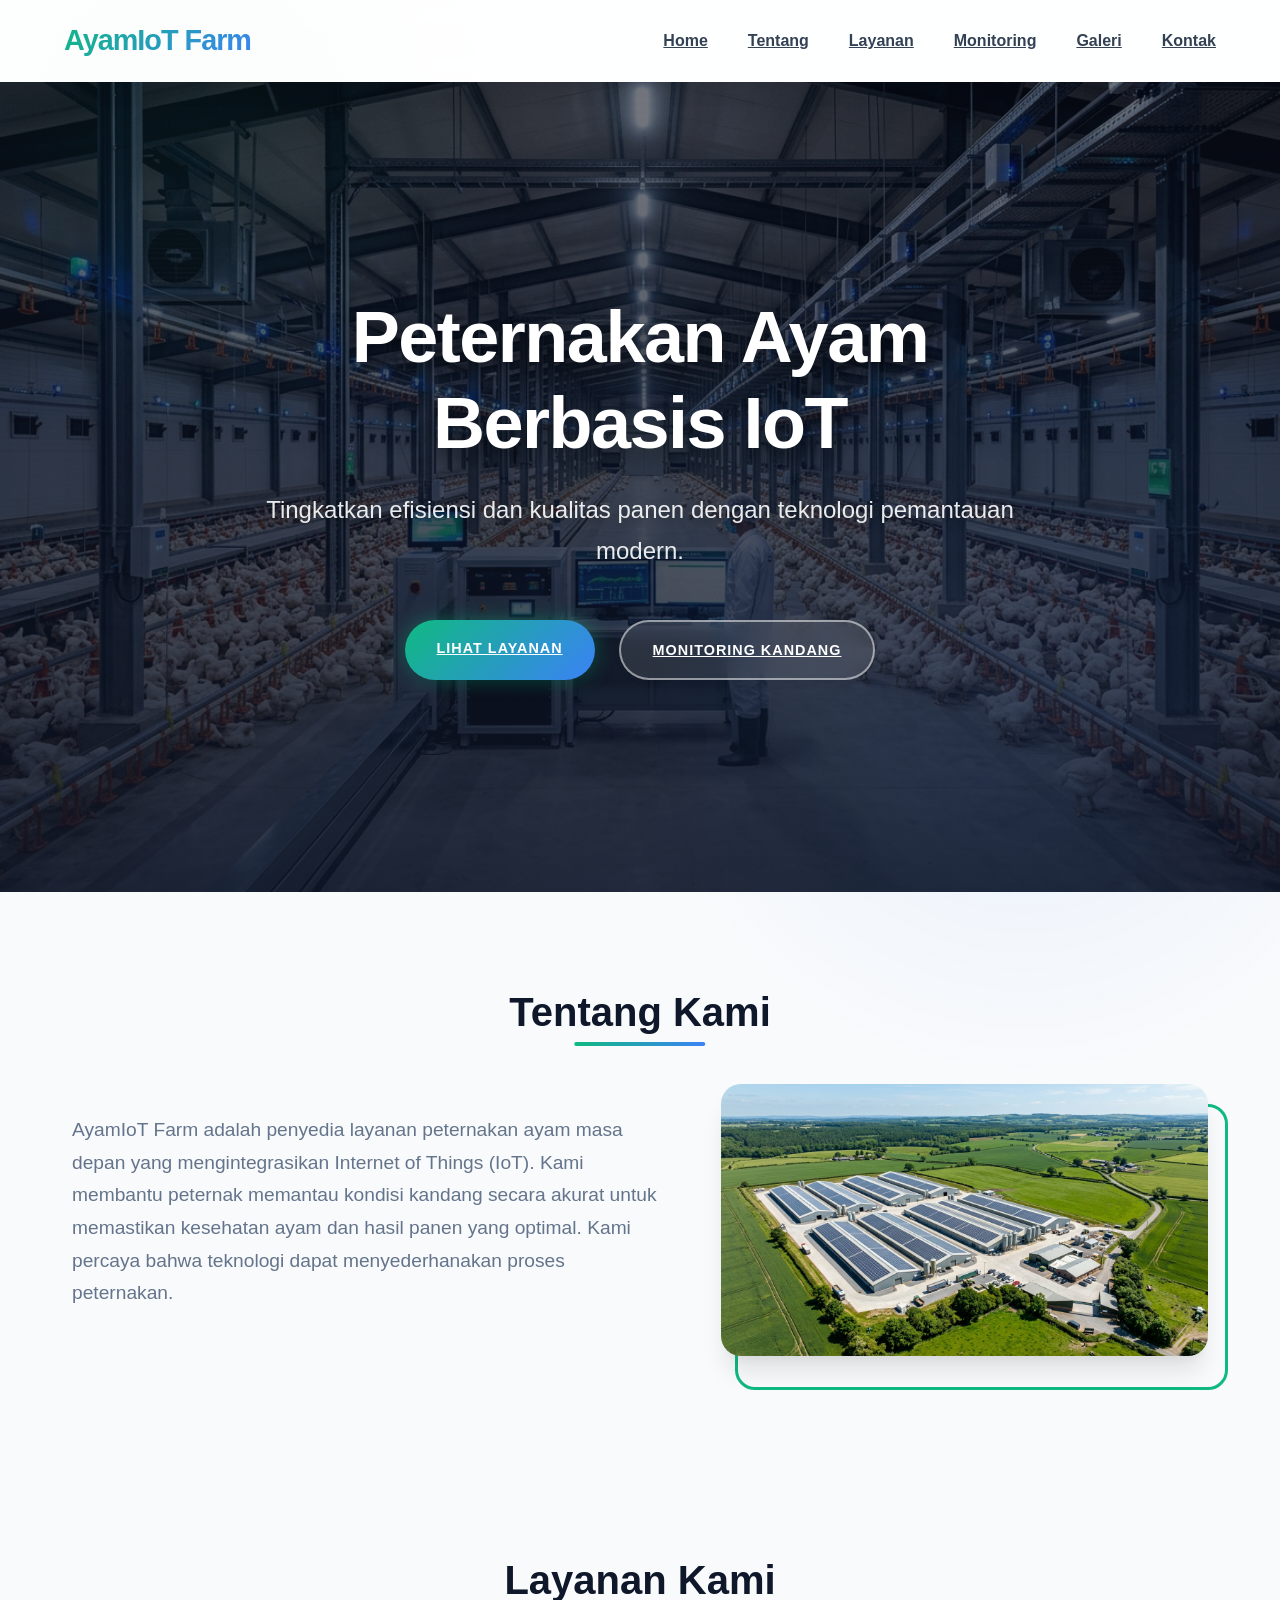
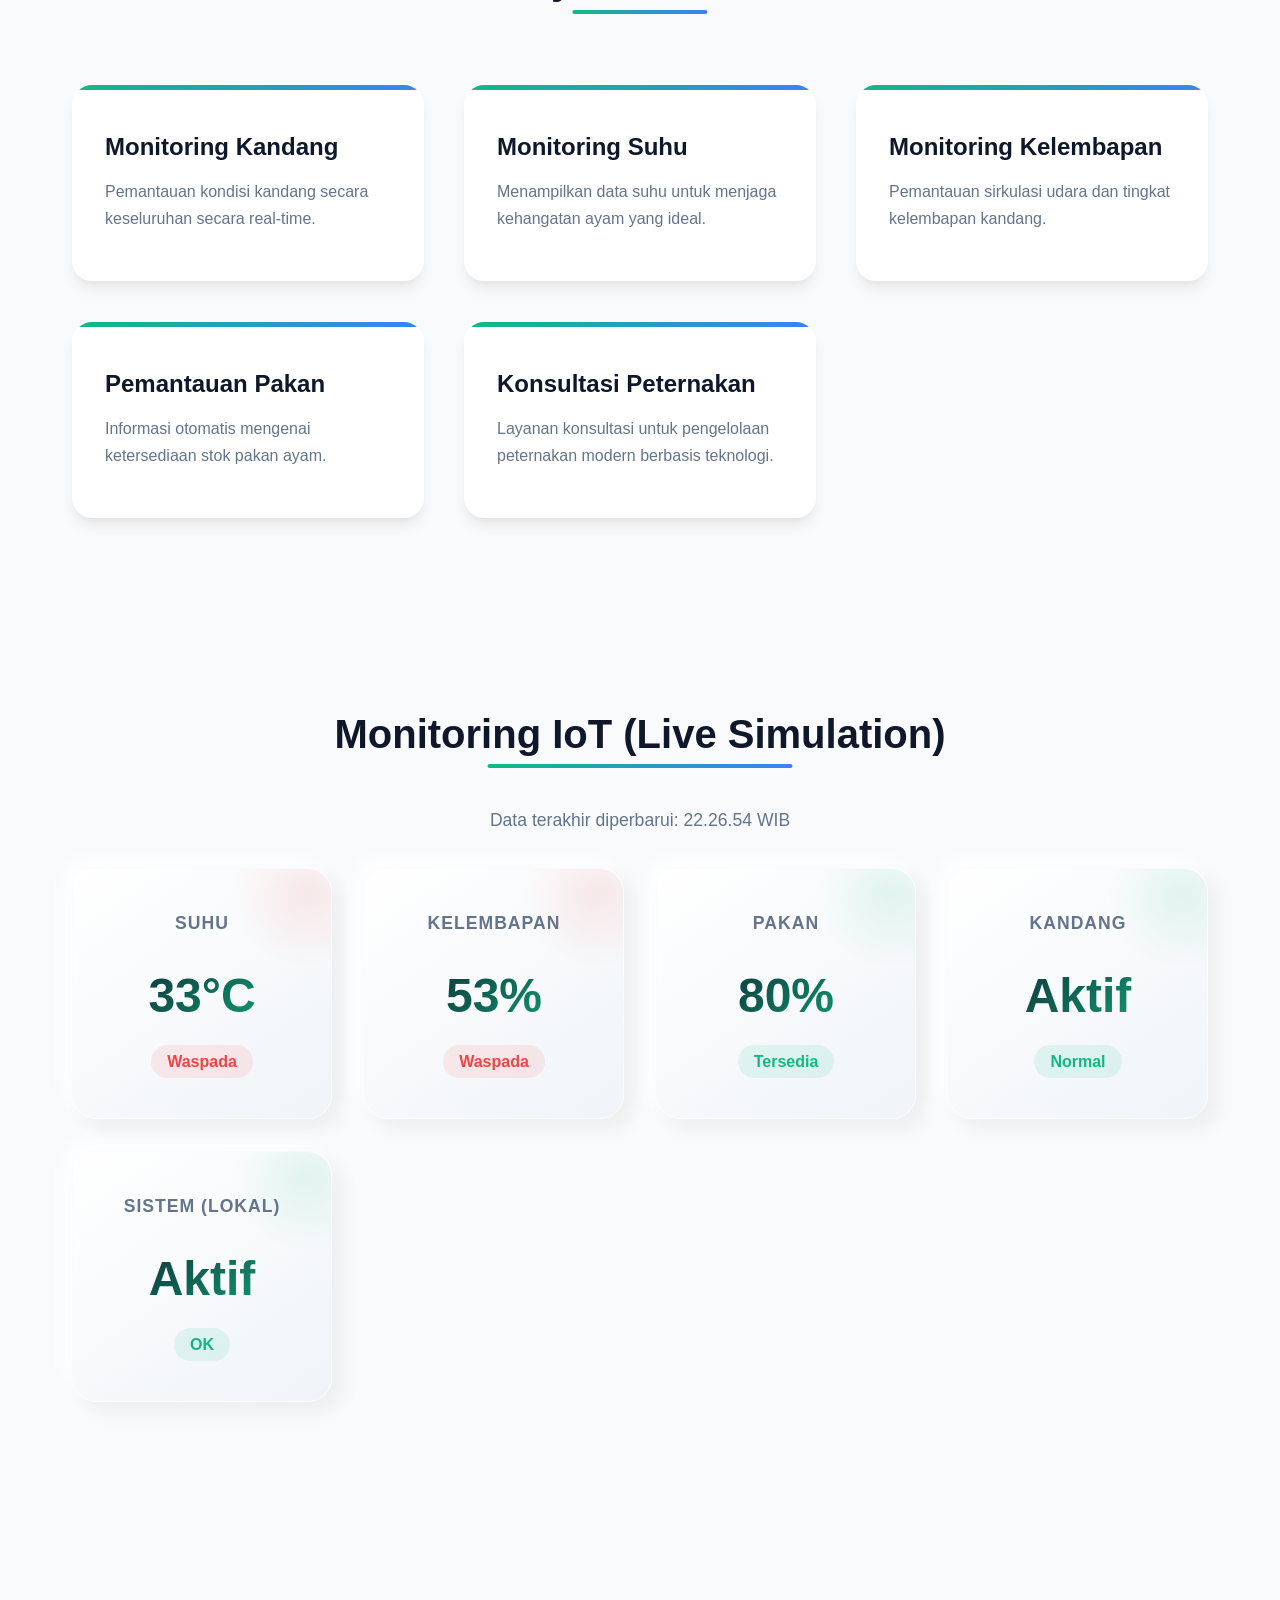
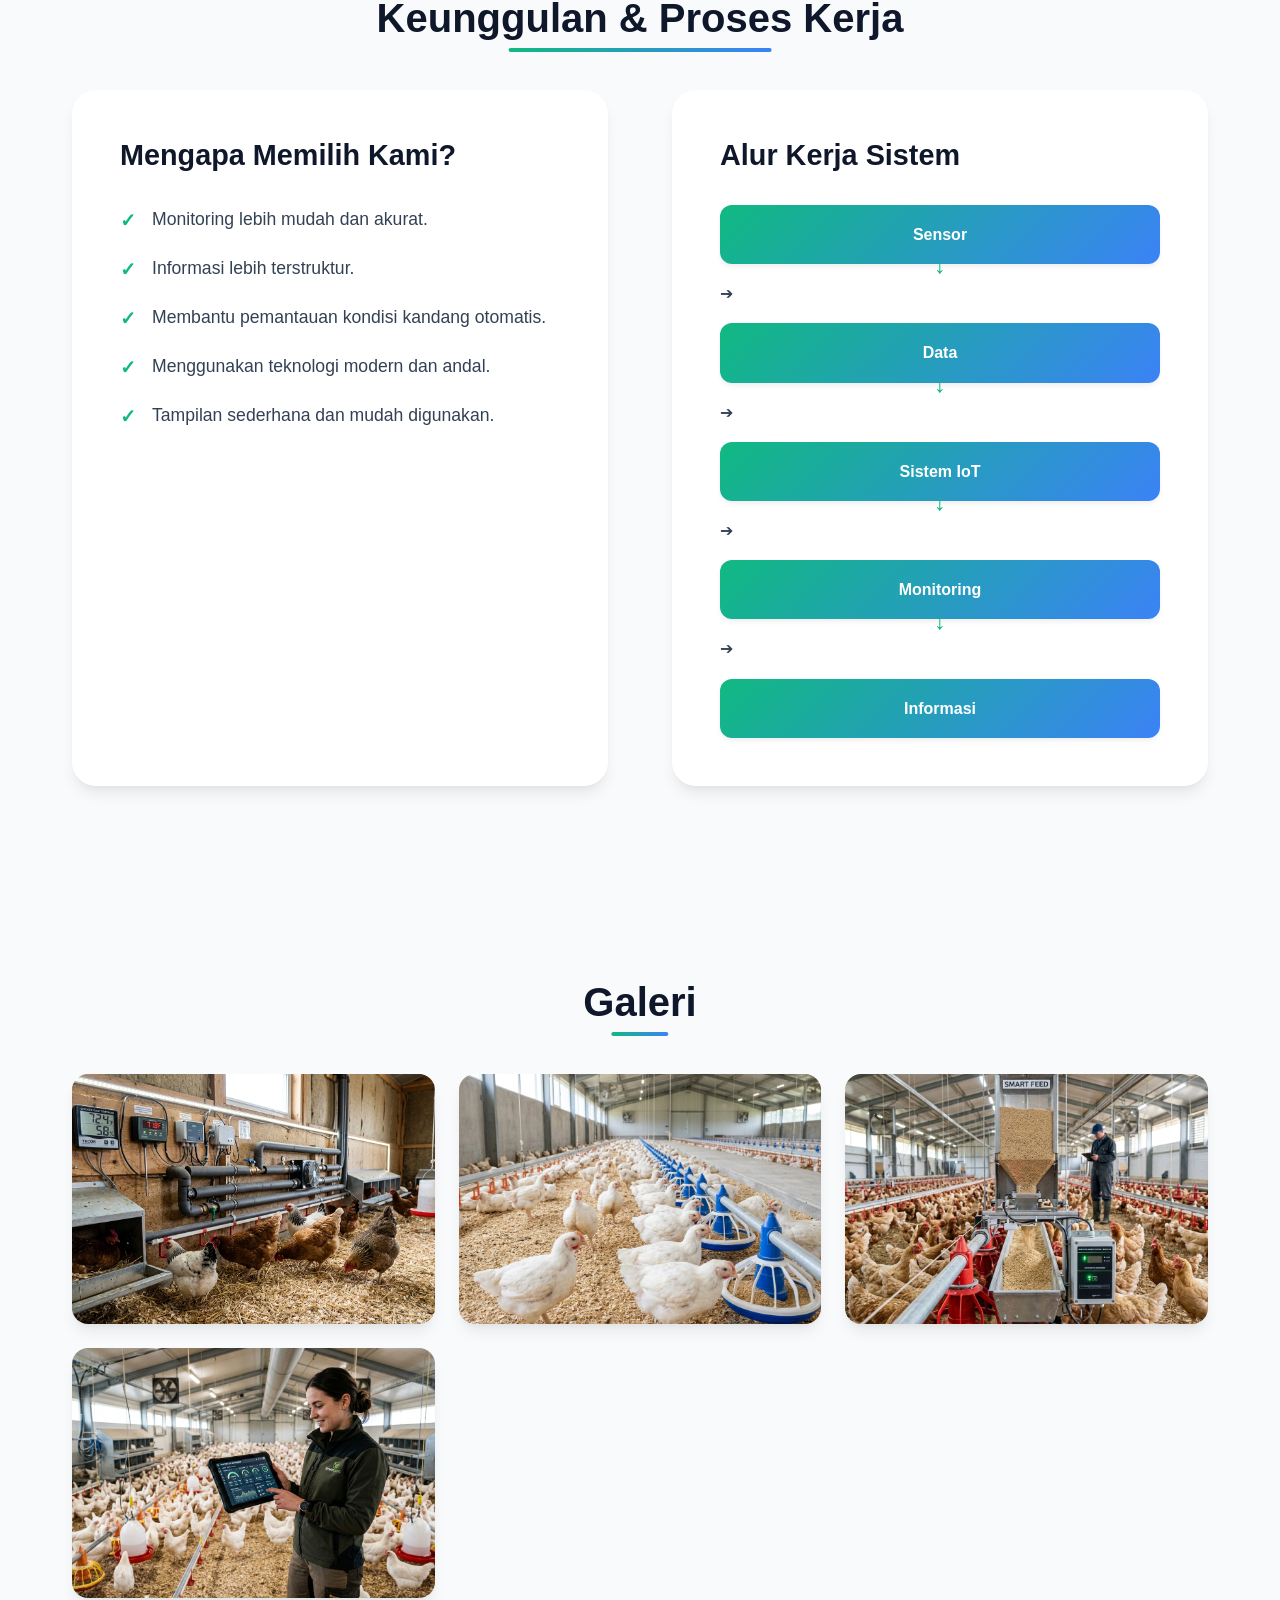
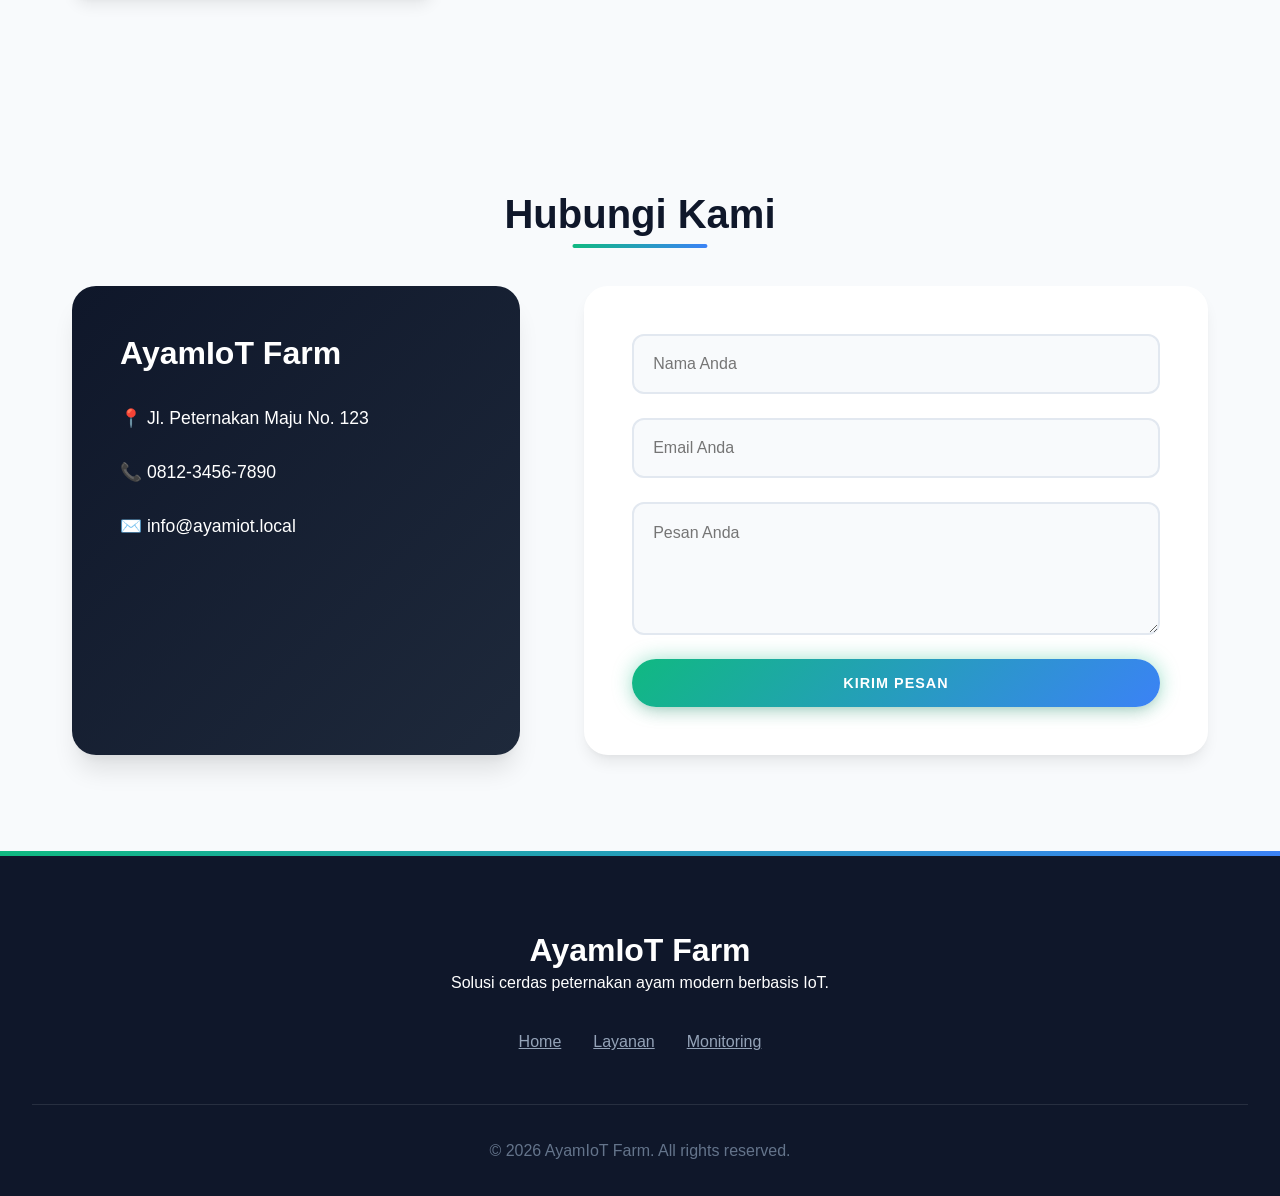
<file: website-IoT/index.html>
<!DOCTYPE html>
<html lang="id">
<head>
    <meta charset="UTF-8">
    <meta name="viewport" content="width=device-width, initial-scale=1.0">
    <title>AyamIoT Farm - Peternakan Ayam Modern</title>
    <link rel="stylesheet" href="style.css">
</head>
<body>
    <!-- Navbar -->
    <nav class="navbar">
        <div class="logo">AyamIoT Farm</div>
        <ul class="nav-links">
            <li><a href="#home">Home</a></li>
            <li><a href="#tentang">Tentang</a></li>
            <li><a href="#layanan">Layanan</a></li>
            <li><a href="#monitoring">Monitoring</a></li>
            <li><a href="#galeri">Galeri</a></li>
            <li><a href="#kontak">Kontak</a></li>
        </ul>
        <div class="burger">
            <div class="line1"></div>
            <div class="line2"></div>
            <div class="line3"></div>
        </div>
    </nav>

    <!-- Hero Section -->
    <section id="home" class="hero">
        <div class="hero-content">
            <h1>Peternakan Ayam Berbasis IoT</h1>
            <p>Tingkatkan efisiensi dan kualitas panen dengan teknologi pemantauan modern.</p>
            <div class="hero-buttons">
                <a href="#layanan" class="btn btn-primary">Lihat Layanan</a>
                <a href="#monitoring" class="btn btn-secondary">Monitoring Kandang</a>
            </div>
        </div>
    </section>

    <!-- Tentang Kami -->
    <section id="tentang" class="section">
        <h2>Tentang Kami</h2>
        <div class="tentang-container">
            <div class="tentang-text">
                <p>AyamIoT Farm adalah penyedia layanan peternakan ayam masa depan yang mengintegrasikan Internet of Things (IoT). Kami membantu peternak memantau kondisi kandang secara akurat untuk memastikan kesehatan ayam dan hasil panen yang optimal. Kami percaya bahwa teknologi dapat menyederhanakan proses peternakan.</p>
            </div>
            <div class="tentang-image">
                <img src="images/peternakan.jpg" alt="Peternakan Ayam">
            </div>
        </div>
    </section>

    <!-- Layanan -->
    <section id="layanan" class="section bg-light">
        <h2>Layanan Kami</h2>
        <div class="cards-container">
            <div class="card">
                <h3>Monitoring Kandang</h3>
                <p>Pemantauan kondisi kandang secara keseluruhan secara real-time.</p>
            </div>
            <div class="card">
                <h3>Monitoring Suhu</h3>
                <p>Menampilkan data suhu untuk menjaga kehangatan ayam yang ideal.</p>
            </div>
            <div class="card">
                <h3>Monitoring Kelembapan</h3>
                <p>Pemantauan sirkulasi udara dan tingkat kelembapan kandang.</p>
            </div>
            <div class="card">
                <h3>Pemantauan Pakan</h3>
                <p>Informasi otomatis mengenai ketersediaan stok pakan ayam.</p>
            </div>
            <div class="card">
                <h3>Konsultasi Peternakan</h3>
                <p>Layanan konsultasi untuk pengelolaan peternakan modern berbasis teknologi.</p>
            </div>
        </div>
    </section>

    <!-- Monitoring IoT -->
    <section id="monitoring" class="section">
        <h2>Monitoring IoT (Live Simulation)</h2>
        <p class="subtitle">Data terakhir diperbarui: <span id="last-update">Memuat...</span></p>
        <div class="dashboard">
            <div class="sensor-box" id="suhu-box">
                <div class="sensor-title">Suhu</div>
                <div class="sensor-value" id="val-suhu">28°C</div>
                <div class="sensor-status" id="stat-suhu">Normal</div>
            </div>
            <div class="sensor-box" id="kelembapan-box">
                <div class="sensor-title">Kelembapan</div>
                <div class="sensor-value" id="val-kelembapan">65%</div>
                <div class="sensor-status" id="stat-kelembapan">Normal</div>
            </div>
            <div class="sensor-box" id="pakan-box">
                <div class="sensor-title">Pakan</div>
                <div class="sensor-value" id="val-pakan">80%</div>
                <div class="sensor-status" id="stat-pakan">Tersedia</div>
            </div>
            <div class="sensor-box" id="kandang-box">
                <div class="sensor-title">Kandang</div>
                <div class="sensor-value" id="val-kandang">Aktif</div>
                <div class="sensor-status" id="stat-kandang">Normal</div>
            </div>
            <div class="sensor-box" id="sistem-box">
                <div class="sensor-title">Sistem (Lokal)</div>
                <div class="sensor-value" id="val-sistem">Aktif</div>
                <div class="sensor-status" id="stat-sistem">OK</div>
            </div>
        </div>
    </section>

    <!-- Keunggulan & Proses Kerja -->
    <section id="keunggulan" class="section bg-light">
        <h2>Keunggulan & Proses Kerja</h2>
        <div class="keunggulan-container">
            <div class="keunggulan-list">
                <h3>Mengapa Memilih Kami?</h3>
                <ul>
                    <li>Monitoring lebih mudah dan akurat.</li>
                    <li>Informasi lebih terstruktur.</li>
                    <li>Membantu pemantauan kondisi kandang otomatis.</li>
                    <li>Menggunakan teknologi modern dan andal.</li>
                    <li>Tampilan sederhana dan mudah digunakan.</li>
                </ul>
            </div>
            <div class="proses-kerja">
                <h3>Alur Kerja Sistem</h3>
                <div class="alur">
                    <span>Sensor</span> ➔ <span>Data</span> ➔ <span>Sistem IoT</span> ➔ <span>Monitoring</span> ➔ <span>Informasi</span>
                </div>
            </div>
        </div>
    </section>

    <!-- Galeri -->
    <section id="galeri" class="section">
        <h2>Galeri</h2>
        <div class="gallery-grid">
            <img src="images/kandang.jpg" alt="Kandang Ayam">
            <img src="images/ayam.jpg" alt="Ayam Ternak">
            <img src="images/pakan.jpg" alt="Pakan Ayam">
            <img src="images/monitoring.jpg" alt="Sistem Monitoring">
        </div>
    </section>

    <!-- Kontak -->
    <section id="kontak" class="section bg-light">
        <h2>Hubungi Kami</h2>
        <div class="kontak-container">
            <div class="info-kontak">
                <h3>AyamIoT Farm</h3>
                <p>📍 Jl. Peternakan Maju No. 123</p>
                <p>📞 0812-3456-7890</p>
                <p>✉️ info@ayamiot.local</p>
            </div>
            <form id="contact-form" class="form-kontak">
                <input type="text" id="nama" placeholder="Nama Anda" required>
                <input type="email" id="email" placeholder="Email Anda" required>
                <textarea id="pesan" rows="5" placeholder="Pesan Anda" required></textarea>
                <button type="submit" class="btn btn-primary">Kirim Pesan</button>
            </form>
        </div>
        <!-- Notifikasi Form -->
        <div id="form-notif" class="notif hidden">Pesan berhasil dikirim (Simulasi Lokal)</div>
    </section>

    <!-- Footer -->
    <footer>
        <div class="footer-content">
            <h3>AyamIoT Farm</h3>
            <p>Solusi cerdas peternakan ayam modern berbasis IoT.</p>
            <ul class="footer-links">
                <li><a href="#home">Home</a></li>
                <li><a href="#layanan">Layanan</a></li>
                <li><a href="#monitoring">Monitoring</a></li>
            </ul>
        </div>
        <div class="copyright">
            &copy; 2026 AyamIoT Farm. All rights reserved.
        </div>
    </footer>

    <script src="script.js"></script>
</body>
</html>
</file>
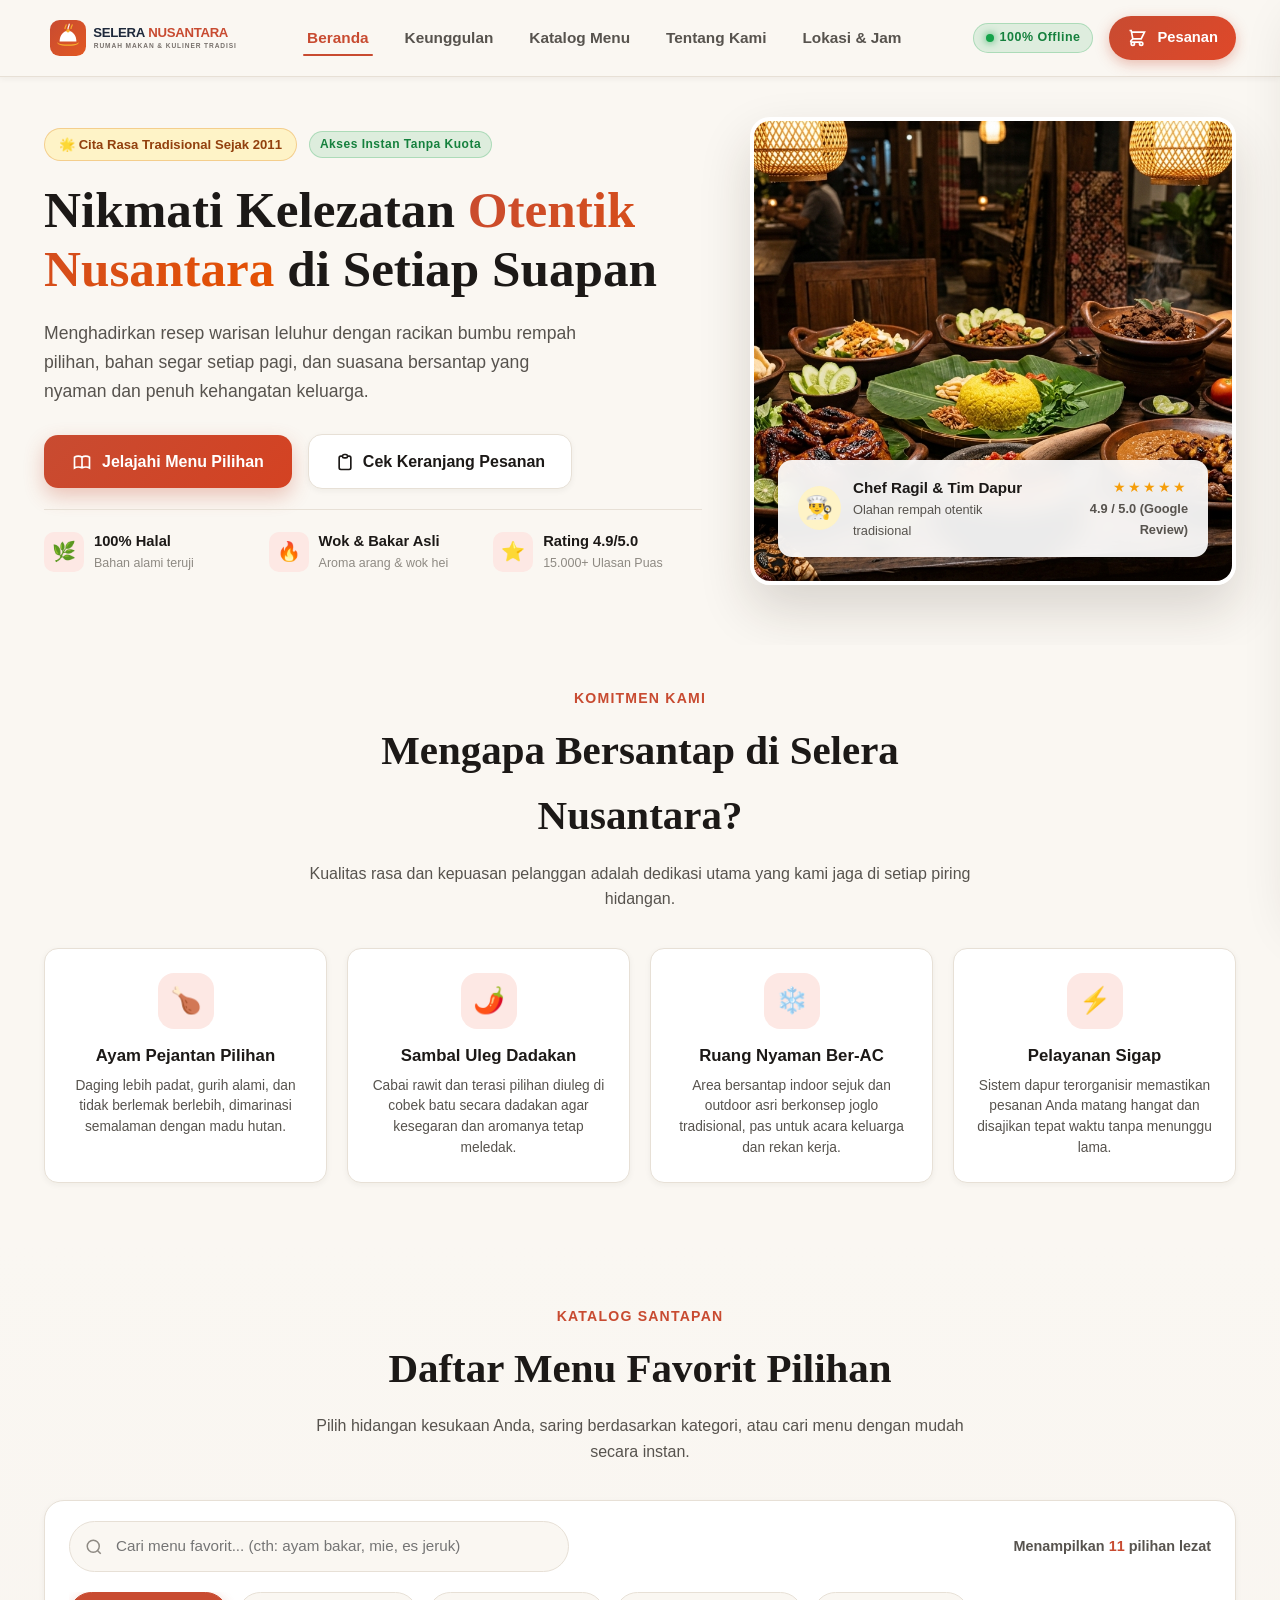
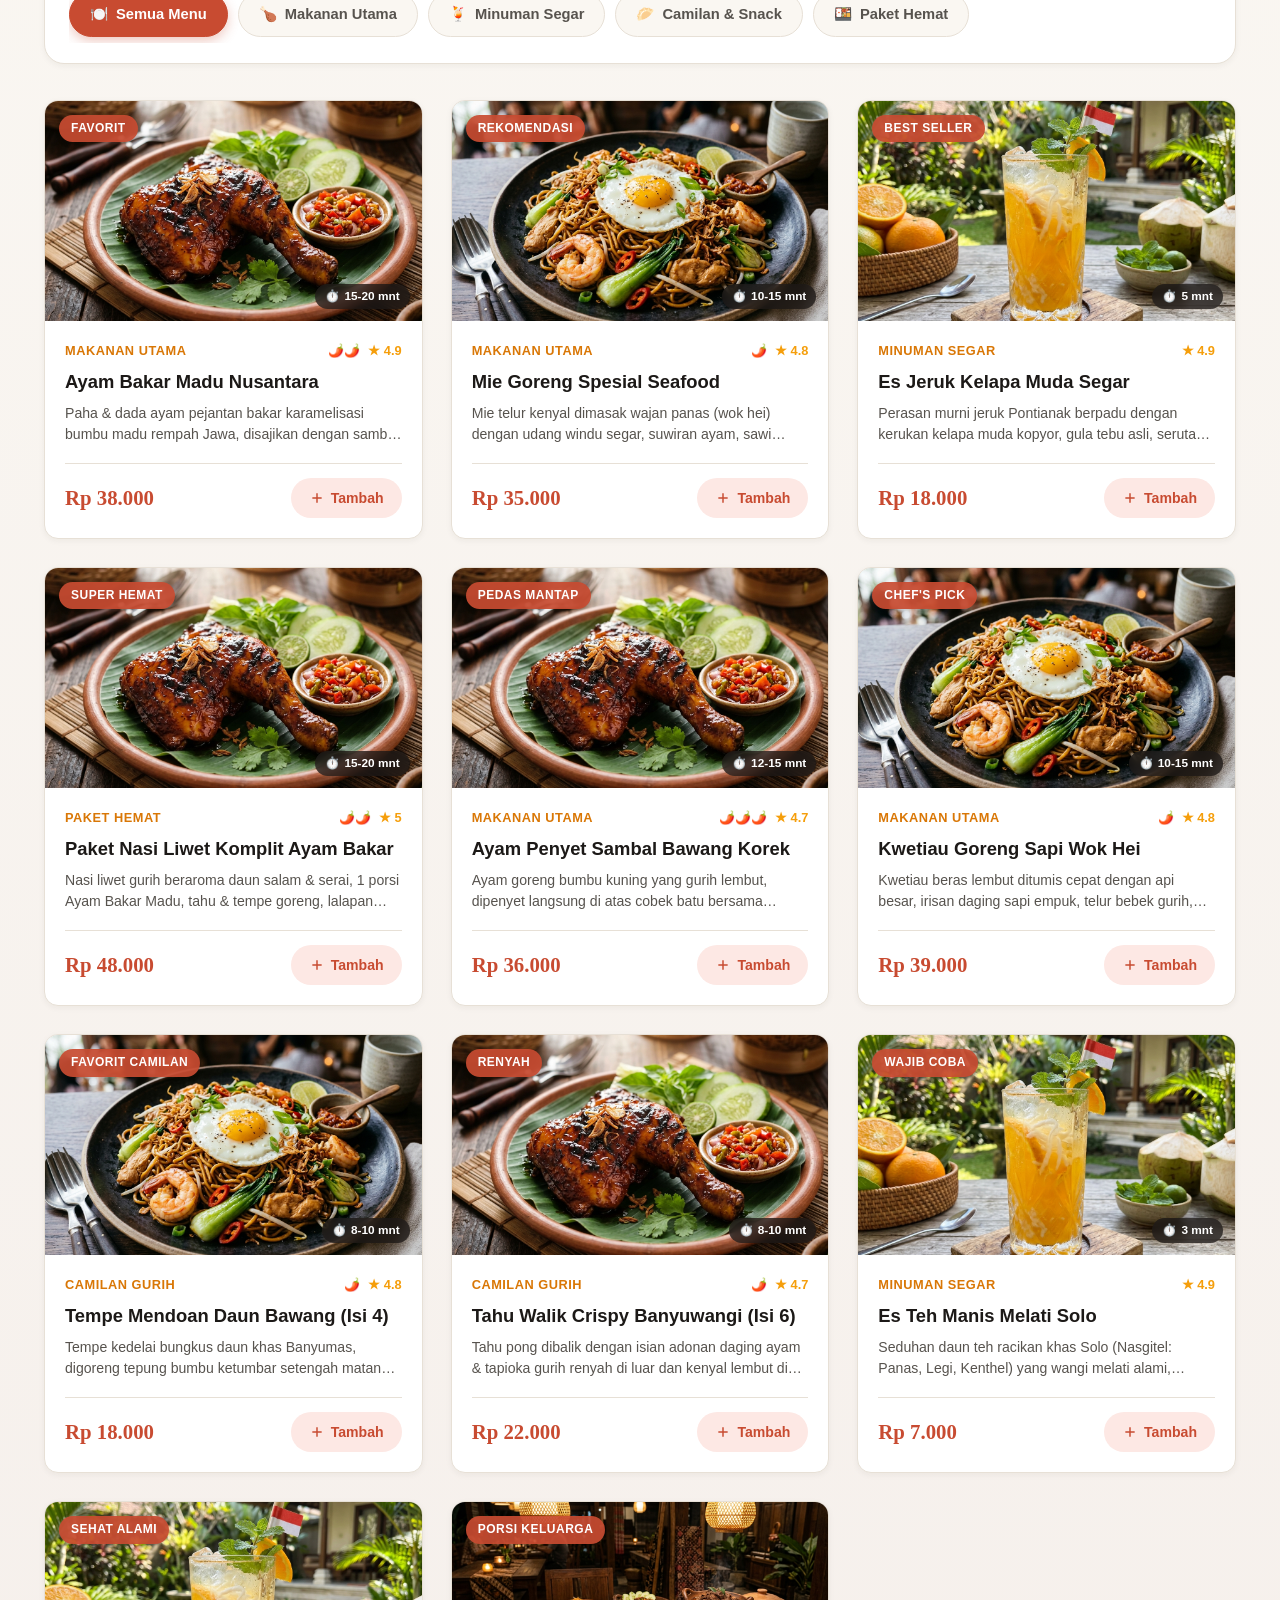
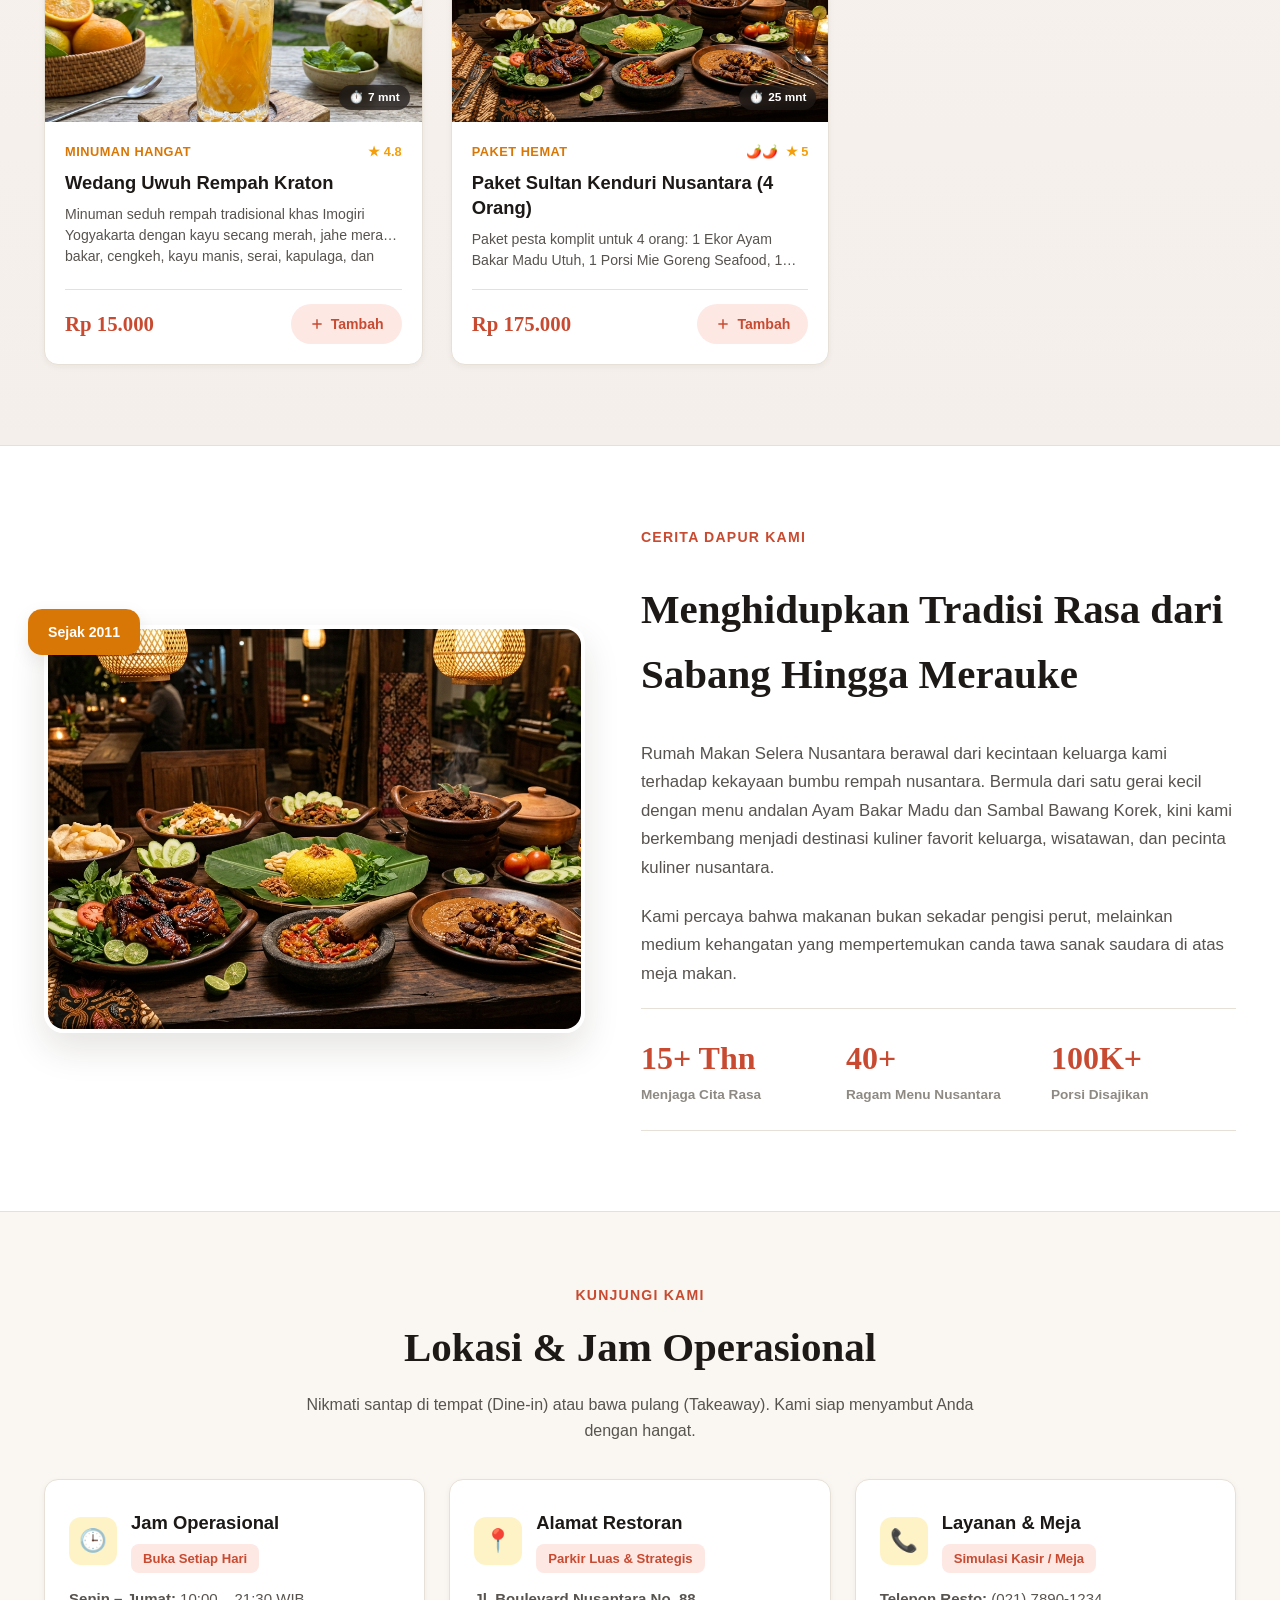
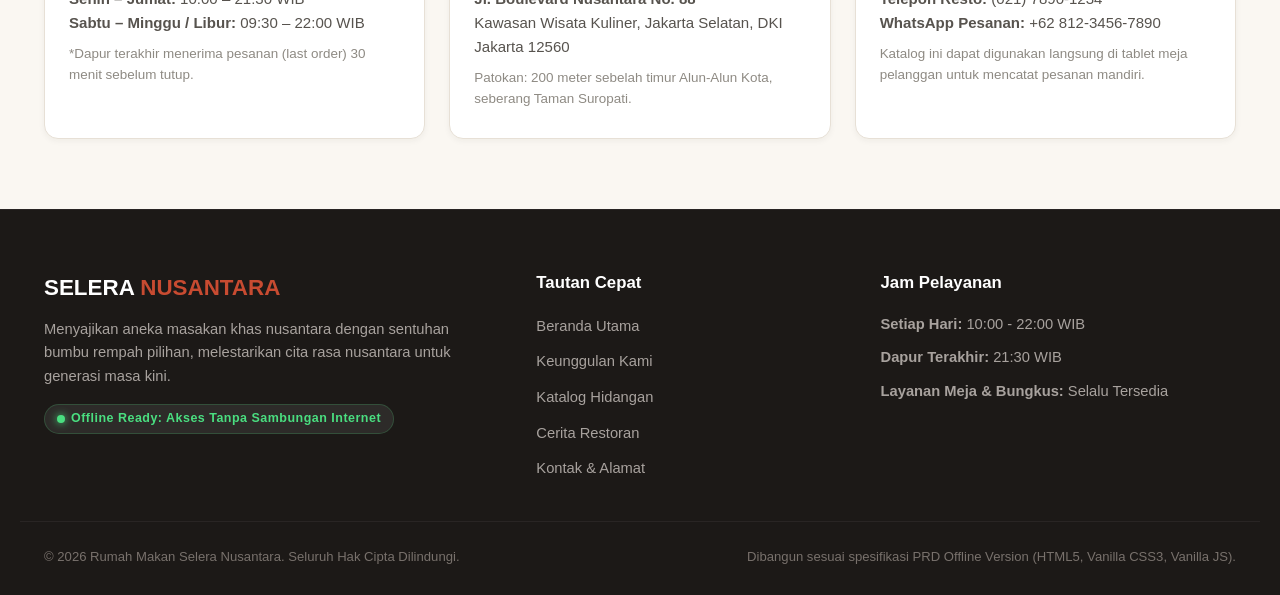
<file: website-IoT/website-rumah-makan/index.html>
<!DOCTYPE html>
<html lang="id">
<head>
  <meta charset="UTF-8">
  <meta name="viewport" content="width=device-width, initial-scale=1.0">
  <meta name="description" content="Rumah Makan Selera Nusantara - Sajian kuliner otentik Indonesia dengan cita rasa rempah asli, bahan segar pilihan, dan suasana hangat bersantap keluarga. 100% Offline & Cepat.">
  <meta name="keywords" content="rumah makan, kuliner nusantara, ayam bakar madu, mie goreng seafood, es jeruk kelapa, restoran indonesia, menu offline">
  <title>Rumah Makan Selera Nusantara | Cita Rasa Otentik Tradisional</title>
  <link rel="stylesheet" href="css/style.css">
</head>
<body>

  <!-- ================= Site Header & Sticky Navbar ================= -->
  <header class="site-header" id="siteHeader">
    <div class="container nav-wrapper">
      <!-- Brand Logo -->
      <a href="#beranda" class="brand-link" id="brandLink" title="Kembali ke Beranda">
        <img src="images/logo.svg" alt="Logo Selera Nusantara" class="brand-logo-img" width="220" height="52">
      </a>

      <!-- Desktop Navigation Menu -->
      <nav class="main-nav" id="mainNav" aria-label="Navigasi Utama">
        <a href="#beranda" class="nav-link active" id="navHome">Beranda</a>
        <a href="#keunggulan" class="nav-link" id="navFeatures">Keunggulan</a>
        <a href="#katalog-menu" class="nav-link" id="navMenu">Katalog Menu</a>
        <a href="#tentang-kami" class="nav-link" id="navAbout">Tentang Kami</a>
        <a href="#informasi-kontak" class="nav-link" id="navContact">Lokasi &amp; Jam</a>
      </nav>

      <!-- Header Actions (Offline Status + Cart Toggle) -->
      <div class="header-actions">
        <div class="offline-pill" title="Aplikasi berjalan 100% offline tanpa internet">
          <span class="offline-dot"></span>
          <span>100% Offline</span>
        </div>

        <button class="cart-toggle-btn js-cart-toggle" id="headerCartBtn" aria-label="Buka Keranjang Pesanan">
          <svg width="20" height="20" fill="none" stroke="currentColor" stroke-width="2" viewBox="0 0 24 24">
            <path d="M3 3h2l.4 2M7 13h10l4-8H5.4M7 13L5.4 5M7 13l-2.293 2.293c-.63.63-.184 1.707.707 1.707H17m0 0a2 2 0 100 4 2 2 0 000-4zm-8 2a2 2 0 11-4 0 2 2 0 014 0z"></path>
          </svg>
          <span class="cart-label">Pesanan</span>
          <span class="cart-count-badge js-cart-count" style="display:none;">0</span>
        </button>

        <!-- Mobile Menu Toggle Button -->
        <button class="mobile-menu-btn" id="mobileMenuBtn" aria-label="Buka Menu Navigasi Mobile">
          <svg width="26" height="26" fill="none" stroke="currentColor" stroke-width="2.2" viewBox="0 0 24 24">
            <path d="M4 6h16M4 12h16M4 18h16"></path>
          </svg>
        </button>
      </div>
    </div>
  </header>

  <!-- ================= Main Content Area ================= -->
  <main id="mainContent">

    <!-- Hero Section -->
    <section class="hero-section" id="beranda">
      <div class="container hero-grid">
        <div class="hero-content">
          <div class="hero-eyebrow">
            <span class="hero-tag">🌟 Cita Rasa Tradisional Sejak 2011</span>
            <span class="offline-pill" style="font-size:0.75rem; padding:3px 10px;">Akses Instan Tanpa Kuota</span>
          </div>

          <h1 class="hero-title">
            Nikmati Kelezatan <span>Otentik Nusantara</span> di Setiap Suapan
          </h1>

          <p class="hero-description">
            Menghadirkan resep warisan leluhur dengan racikan bumbu rempah pilihan, bahan segar setiap pagi, dan suasana bersantap yang nyaman dan penuh kehangatan keluarga.
          </p>

          <div class="hero-cta-group">
            <a href="#katalog-menu" class="btn-primary" id="btnCtaMenu">
              <svg width="20" height="20" fill="none" stroke="currentColor" stroke-width="2" viewBox="0 0 24 24">
                <path d="M12 6.253v13m0-13C10.832 5.477 9.246 5 7.5 5S4.168 5.477 3 6.253v13C4.168 18.477 5.754 18 7.5 18s3.332.477 4.5 1.253m0-13C13.168 5.477 14.754 5 16.5 5c1.747 0 3.332.477 4.5 1.253v13C19.832 18.477 18.247 18 16.5 18c-1.746 0-3.332.477-4.5 1.253"></path>
              </svg>
              Jelajahi Menu Pilihan
            </a>

            <button class="btn-outline js-cart-toggle" id="btnCtaOrder">
              <svg width="20" height="20" fill="none" stroke="currentColor" stroke-width="2" viewBox="0 0 24 24">
                <path d="M9 5H7a2 2 0 00-2 2v12a2 2 0 002 2h10a2 2 0 002-2V7a2 2 0 00-2-2h-2M9 5a2 2 0 002 2h2a2 2 0 002-2M9 5a2 2 0 012-2h2a2 2 0 012 2"></path>
              </svg>
              Cek Keranjang Pesanan
            </button>
          </div>

          <!-- Hero Highlights -->
          <div class="hero-highlights">
            <div class="highlight-item">
              <div class="highlight-icon">🌿</div>
              <div class="highlight-info">
                <h4>100% Halal</h4>
                <p>Bahan alami teruji</p>
              </div>
            </div>
            <div class="highlight-item">
              <div class="highlight-icon">🔥</div>
              <div class="highlight-info">
                <h4>Wok &amp; Bakar Asli</h4>
                <p>Aroma arang &amp; wok hei</p>
              </div>
            </div>
            <div class="highlight-item">
              <div class="highlight-icon">⭐</div>
              <div class="highlight-info">
                <h4>Rating 4.9/5.0</h4>
                <p>15.000+ Ulasan Puas</p>
              </div>
            </div>
          </div>
        </div>

        <!-- Hero Visual Card -->
        <div class="hero-banner-card">
          <img src="images/banner-main.jpg" alt="Hidangan Nusantara Komplit Selera Nusantara" class="hero-banner-img" width="700" height="460">
          
          <div class="hero-floating-badge">
            <div class="badge-chef">
              <div class="chef-avatar">👨‍🍳</div>
              <div>
                <h5>Chef Ragil &amp; Tim Dapur</h5>
                <p>Olahan rempah otentik tradisional</p>
              </div>
            </div>
            <div class="badge-rating">
              <div class="stars">★★★★★</div>
              <div class="rating-text">4.9 / 5.0 (Google Review)</div>
            </div>
          </div>
        </div>
      </div>
    </section>

    <!-- Keunggulan Section -->
    <section class="section-features" id="keunggulan">
      <div class="container">
        <div class="section-header">
          <span class="section-subtitle">Komitmen Kami</span>
          <h2 class="section-title">Mengapa Bersantap di Selera Nusantara?</h2>
          <p class="section-desc">Kualitas rasa dan kepuasan pelanggan adalah dedikasi utama yang kami jaga di setiap piring hidangan.</p>
        </div>

        <div class="features-grid">
          <div class="feature-box">
            <div class="feature-icon-box">🍗</div>
            <h3>Ayam Pejantan Pilihan</h3>
            <p>Daging lebih padat, gurih alami, dan tidak berlemak berlebih, dimarinasi semalaman dengan madu hutan.</p>
          </div>

          <div class="feature-box">
            <div class="feature-icon-box">🌶️</div>
            <h3>Sambal Uleg Dadakan</h3>
            <p>Cabai rawit dan terasi pilihan diuleg di cobek batu secara dadakan agar kesegaran dan aromanya tetap meledak.</p>
          </div>

          <div class="feature-box">
            <div class="feature-icon-box">❄️</div>
            <h3>Ruang Nyaman Ber-AC</h3>
            <p>Area bersantap indoor sejuk dan outdoor asri berkonsep joglo tradisional, pas untuk acara keluarga dan rekan kerja.</p>
          </div>

          <div class="feature-box">
            <div class="feature-icon-box">⚡</div>
            <h3>Pelayanan Sigap</h3>
            <p>Sistem dapur terorganisir memastikan pesanan Anda matang hangat dan disajikan tepat waktu tanpa menunggu lama.</p>
          </div>
        </div>
      </div>
    </section>

    <!-- Katalog Menu Section -->
    <section class="section-menu" id="katalog-menu">
      <div class="container">
        <div class="section-header">
          <span class="section-subtitle">Katalog Santapan</span>
          <h2 class="section-title">Daftar Menu Favorit Pilihan</h2>
          <p class="section-desc">Pilih hidangan kesukaan Anda, saring berdasarkan kategori, atau cari menu dengan mudah secara instan.</p>
        </div>

        <!-- Filter & Search Toolbar -->
        <div class="menu-toolbar">
          <div class="toolbar-top">
            <!-- Search Bar -->
            <div class="search-box">
              <svg class="search-icon" viewBox="0 0 24 24" fill="none" stroke="currentColor" stroke-width="2">
                <circle cx="11" cy="11" r="8"></circle>
                <line x1="21" y1="21" x2="16.65" y2="16.65"></line>
              </svg>
              <input type="text" 
                     id="searchInput" 
                     class="search-input" 
                     placeholder="Cari menu favorit... (cth: ayam bakar, mie, es jeruk)"
                     aria-label="Cari menu hidangan">
              <button class="clear-search-btn" id="clearSearchBtn" title="Hapus pencarian">✕</button>
            </div>

            <!-- Result Count Indicator -->
            <div class="menu-count-info" id="menuCount">
              Memuat pilihan menu...
            </div>
          </div>

          <!-- Category Tabs -->
          <nav class="category-filter-nav" id="categoryFilterNav" aria-label="Filter Kategori Menu">
            <!-- Rendered by JavaScript -->
          </nav>
        </div>

        <!-- Menu Cards Grid -->
        <div class="menu-grid" id="menuGrid">
          <!-- Rendered dynamically by script.js from data-menu.js -->
        </div>
      </div>
    </section>

    <!-- Tentang Kami Section -->
    <section class="section-about" id="tentang-kami">
      <div class="container about-grid">
        <div class="about-visual">
          <div class="about-img-frame">
            <img src="images/banner-main.jpg" alt="Suasana Meja Restoran Selera Nusantara" class="about-img" width="600" height="400" loading="lazy">
          </div>
          <div class="about-badge-established">
            <span>Sejak 2011</span>
          </div>
        </div>

        <div class="about-content">
          <span class="section-subtitle">Cerita Dapur Kami</span>
          <h2 class="section-title">Menghidupkan Tradisi Rasa dari Sabang Hingga Merauke</h2>
          <p class="about-text">
            Rumah Makan Selera Nusantara berawal dari kecintaan keluarga kami terhadap kekayaan bumbu rempah nusantara. Bermula dari satu gerai kecil dengan menu andalan Ayam Bakar Madu dan Sambal Bawang Korek, kini kami berkembang menjadi destinasi kuliner favorit keluarga, wisatawan, dan pecinta kuliner nusantara.
          </p>
          <p class="about-text">
            Kami percaya bahwa makanan bukan sekadar pengisi perut, melainkan medium kehangatan yang mempertemukan canda tawa sanak saudara di atas meja makan.
          </p>

          <div class="about-stats">
            <div class="stat-item">
              <h3>15+ Thn</h3>
              <p>Menjaga Cita Rasa</p>
            </div>
            <div class="stat-item">
              <h3>40+</h3>
              <p>Ragam Menu Nusantara</p>
            </div>
            <div class="stat-item">
              <h3>100K+</h3>
              <p>Porsi Disajikan</p>
            </div>
          </div>
        </div>
      </div>
    </section>

    <!-- Informasi Lokasi, Jam & Reservasi -->
    <section class="section-info" id="informasi-kontak">
      <div class="container">
        <div class="section-header">
          <span class="section-subtitle">Kunjungi Kami</span>
          <h2 class="section-title">Lokasi &amp; Jam Operasional</h2>
          <p class="section-desc">Nikmati santap di tempat (Dine-in) atau bawa pulang (Takeaway). Kami siap menyambut Anda dengan hangat.</p>
        </div>

        <div class="info-cards-grid">
          <!-- Card 1: Jam Buka -->
          <div class="info-card">
            <div class="info-card-header">
              <div class="info-icon">🕒</div>
              <div>
                <h3>Jam Operasional</h3>
                <span class="info-highlight">Buka Setiap Hari</span>
              </div>
            </div>
            <div class="info-details">
              <p><strong>Senin – Jumat:</strong> 10:00 – 21:30 WIB</p>
              <p><strong>Sabtu – Minggu / Libur:</strong> 09:30 – 22:00 WIB</p>
              <p style="margin-top:8px; font-size:0.84rem; color:var(--text-muted);">
                *Dapur terakhir menerima pesanan (last order) 30 menit sebelum tutup.
              </p>
            </div>
          </div>

          <!-- Card 2: Alamat -->
          <div class="info-card">
            <div class="info-card-header">
              <div class="info-icon">📍</div>
              <div>
                <h3>Alamat Restoran</h3>
                <span class="info-highlight">Parkir Luas &amp; Strategis</span>
              </div>
            </div>
            <div class="info-details">
              <p><strong>Jl. Boulevard Nusantara No. 88</strong></p>
              <p>Kawasan Wisata Kuliner, Jakarta Selatan, DKI Jakarta 12560</p>
              <p style="margin-top:8px; font-size:0.84rem; color:var(--text-muted);">
                Patokan: 200 meter sebelah timur Alun-Alun Kota, seberang Taman Suropati.
              </p>
            </div>
          </div>

          <!-- Card 3: Layanan & Meja -->
          <div class="info-card">
            <div class="info-card-header">
              <div class="info-icon">📞</div>
              <div>
                <h3>Layanan &amp; Meja</h3>
                <span class="info-highlight">Simulasi Kasir / Meja</span>
              </div>
            </div>
            <div class="info-details">
              <p><strong>Telepon Resto:</strong> (021) 7890-1234</p>
              <p><strong>WhatsApp Pesanan:</strong> +62 812-3456-7890</p>
              <p style="margin-top:8px; font-size:0.84rem; color:var(--text-muted);">
                Katalog ini dapat digunakan langsung di tablet meja pelanggan untuk mencatat pesanan mandiri.
              </p>
            </div>
          </div>
        </div>
      </div>
    </section>

  </main>

  <!-- ================= Order Cart Drawer (Off-Canvas) ================= -->
  <div class="cart-drawer-backdrop" id="cartDrawerBackdrop"></div>
  <aside class="cart-drawer" id="cartDrawer" aria-label="Keranjang Pesanan Pelanggan">
    <!-- Drawer Header -->
    <div class="cart-drawer-header">
      <div class="drawer-title-group">
        <svg width="22" height="22" fill="none" stroke="var(--primary)" stroke-width="2" viewBox="0 0 24 24">
          <path d="M16 11V7a4 4 0 00-8 0v4M5 9h14l1 12H4L5 9z"></path>
        </svg>
        <h3>Daftar Pesanan Meja</h3>
      </div>
      <button class="drawer-close-btn" id="cartCloseBtn" aria-label="Tutup Keranjang">✕</button>
    </div>

    <!-- Table Number Selection -->
    <div class="order-setup-box">
      <label for="tableSelect" class="table-selector-label">Tujuan Pesanan:</label>
      <select id="tableSelect" class="table-select">
        <option value="Meja 01">Meja 01 (Indoor AC)</option>
        <option value="Meja 02">Meja 02 (Indoor AC)</option>
        <option value="Meja 03">Meja 03 (Indoor AC)</option>
        <option value="Meja 05" selected>Meja 05 (Lesehan Joglo)</option>
        <option value="Meja 08">Meja 08 (Outdoor Garden)</option>
        <option value="Meja 10">Meja 10 (Ruang VIP)</option>
        <option value="Takeaway / Bungkus">Takeaway / Bungkus Pulang</option>
      </select>
    </div>

    <!-- Cart Items Container (Dynamic) -->
    <div class="cart-items-container" id="cartItemsContainer">
      <!-- Injected by script.js -->
    </div>

    <!-- Drawer Footer Billing Calculation -->
    <div class="cart-drawer-footer">
      <div class="billing-row">
        <span>Subtotal Pesanan:</span>
        <strong id="cartSubtotal">Rp 0</strong>
      </div>
      <div class="billing-row">
        <span>Pajak Restoran (PB1 10%):</span>
        <strong id="cartTax">Rp 0</strong>
      </div>
      <div class="billing-total">
        <span>Total Pembayaran:</span>
        <span id="cartTotal">Rp 0</span>
      </div>

      <div class="cart-checkout-actions">
        <button class="btn-receipt" id="checkoutReceiptBtn">
          <svg width="20" height="20" fill="none" stroke="currentColor" stroke-width="2" viewBox="0 0 24 24">
            <path d="M17 17h2a2 2 0 002-2v-4a2 2 0 00-2-2H5a2 2 0 00-2 2v4a2 2 0 002 2h2m2 4h6a2 2 0 002-2v-4a2 2 0 00-2-2H9a2 2 0 00-2 2v4a2 2 0 002 2zm8-12V5a2 2 0 00-2-2H9a2 2 0 00-2 2v4h10z"></path>
          </svg>
          Cetak Struk / Ringkasan Pesanan
        </button>
        <button class="btn-clear-cart" id="clearCartBtn">Kosongkan Keranjang</button>
      </div>
    </div>
  </aside>

  <!-- ================= Menu Detail Modal ================= -->
  <div class="modal-backdrop" id="detailModalBackdrop" aria-hidden="true">
    <div class="modal-card" role="dialog" aria-modal="true" aria-labelledby="modalTitle">
      <button class="modal-close-btn" id="detailModalClose" aria-label="Tutup popup detail">✕</button>
      <img src="images/banner-main.jpg" alt="Preview Menu" class="modal-header-img" id="modalImg">
      
      <div class="modal-body">
        <div class="modal-chips">
          <span class="card-badge" id="modalBadge" style="position:static;">Favorit</span>
          <span class="offline-pill" id="modalCategory">Makanan Utama</span>
          <span class="offline-pill" id="modalPrepTime">⏱️ 15-20 mnt</span>
          <span class="offline-pill" id="modalSpicy" style="color:#C84B31; border-color:#FCA5A5;">🌶️ Level Pedas</span>
        </div>

        <div class="modal-title-row">
          <h3 class="modal-title" id="modalTitle">Nama Menu</h3>
          <div class="modal-price" id="modalPrice">Rp 0</div>
        </div>

        <p class="modal-desc" id="modalDesc">Deskripsi lengkap hidangan.</p>

        <div class="modal-ingredients-box">
          <h4>Bahan-bahan &amp; Racikan Rempah:</h4>
          <p id="modalIngredients">Bahan utama segar dan bumbu racik.</p>
        </div>
      </div>

      <div class="modal-footer">
        <span style="font-size:0.85rem; color:var(--text-muted);">Sajikan hangat &amp; higienis</span>
        <button class="btn-primary" id="modalAddCartBtn" style="padding:10px 22px; font-size:0.92rem;">
          + Tambahkan ke Pesanan
        </button>
      </div>
    </div>
  </div>

  <!-- ================= Receipt Thermal Printer Modal ================= -->
  <div class="receipt-modal-backdrop" id="receiptModalBackdrop" aria-hidden="true">
    <div class="receipt-paper" role="document">
      <div class="receipt-header">
        <div class="receipt-logo-title">SELERA NUSANTARA</div>
        <div class="receipt-sub">
          RUMAH MAKAN &amp; KULINER TRADISIONAL<br>
          Jl. Boulevard Nusantara No. 88, Jakarta<br>
          Telp: (021) 7890-1234
        </div>
      </div>

      <div class="receipt-meta">
        <div>No. Struk : <strong id="receiptOrderNo">SN-20260905-001</strong></div>
        <div>Waktu     : <span id="receiptDate">05/09/2026 12:00 WIB</span></div>
        <div>Lokasi    : <strong id="receiptTable">Meja 05</strong></div>
        <div>Status    : <strong>DIPROSES DAPUR (OFFLINE)</strong></div>
      </div>

      <div class="receipt-divider"></div>

      <!-- Itemized Lines -->
      <div id="receiptItems">
        <!-- Rendered by JS -->
      </div>

      <div class="receipt-divider"></div>

      <div class="receipt-summary-row">
        <span>Subtotal</span>
        <span id="receiptSubtotal">Rp 0</span>
      </div>
      <div class="receipt-summary-row">
        <span>PB1 Resto (10%)</span>
        <span id="receiptTax">Rp 0</span>
      </div>
      <div class="receipt-summary-row receipt-summary-total">
        <span>TOTAL BAYAR</span>
        <span id="receiptGrandTotal">Rp 0</span>
      </div>

      <div class="receipt-footer-notes">
        ================================<br>
        Terima kasih atas kunjungan Anda!<br>
        Semoga hidangan kami berkesan di lidah &amp; hati.<br>
        Instagram: @seleranusantara.id<br>
        ================================
      </div>

      <div class="receipt-actions">
        <button class="btn-print-now" id="receiptPrintBtn">
          <svg width="16" height="16" fill="none" stroke="currentColor" stroke-width="2" viewBox="0 0 24 24">
            <path d="M17 17h2a2 2 0 002-2v-4a2 2 0 00-2-2H5a2 2 0 00-2 2v4a2 2 0 002 2h2m2 4h6a2 2 0 002-2v-4a2 2 0 00-2-2H9a2 2 0 00-2 2v4a2 2 0 002 2zm8-12V5a2 2 0 00-2-2H9a2 2 0 00-2 2v4h10z"></path>
          </svg>
          Print Struk
        </button>
        <button class="btn-close-receipt" id="receiptModalClose">Tutup</button>
      </div>
    </div>
  </div>

  <!-- ================= Site Footer ================= -->
  <footer class="site-footer" id="siteFooter">
    <div class="container footer-grid">
      <div class="footer-brand">
        <h4>SELERA <span>NUSANTARA</span></h4>
        <p>
          Menyajikan aneka masakan khas nusantara dengan sentuhan bumbu rempah pilihan, melestarikan cita rasa nusantara untuk generasi masa kini.
        </p>
        <div class="offline-pill" style="background: rgba(255,255,255,0.08); color: #4ADE80; border-color: rgba(74,222,128,0.2);">
          <span class="offline-dot" style="background:#4ADE80; box-shadow:0 0 8px #4ADE80;"></span>
          <span>Offline Ready: Akses Tanpa Sambungan Internet</span>
        </div>
      </div>

      <div class="footer-nav">
        <h5>Tautan Cepat</h5>
        <ul>
          <li><a href="#beranda">Beranda Utama</a></li>
          <li><a href="#keunggulan">Keunggulan Kami</a></li>
          <li><a href="#katalog-menu">Katalog Hidangan</a></li>
          <li><a href="#tentang-kami">Cerita Restoran</a></li>
          <li><a href="#informasi-kontak">Kontak &amp; Alamat</a></li>
        </ul>
      </div>

      <div class="footer-hours">
        <h5>Jam Pelayanan</h5>
        <p><strong>Setiap Hari:</strong> 10:00 - 22:00 WIB</p>
        <p><strong>Dapur Terakhir:</strong> 21:30 WIB</p>
        <p><strong>Layanan Meja &amp; Bungkus:</strong> Selalu Tersedia</p>
      </div>
    </div>

    <div class="container footer-bottom">
      <p>&copy; 2026 Rumah Makan Selera Nusantara. Seluruh Hak Cipta Dilindungi.</p>
      <p>Dibangun sesuai spesifikasi PRD Offline Version (HTML5, Vanilla CSS3, Vanilla JS).</p>
    </div>
  </footer>

  <!-- ================= JavaScript Scripts (Offline Relative Paths) ================= -->
  <script src="js/data-menu.js"></script>
  <script src="js/script.js"></script>
</body>
</html>
</file>
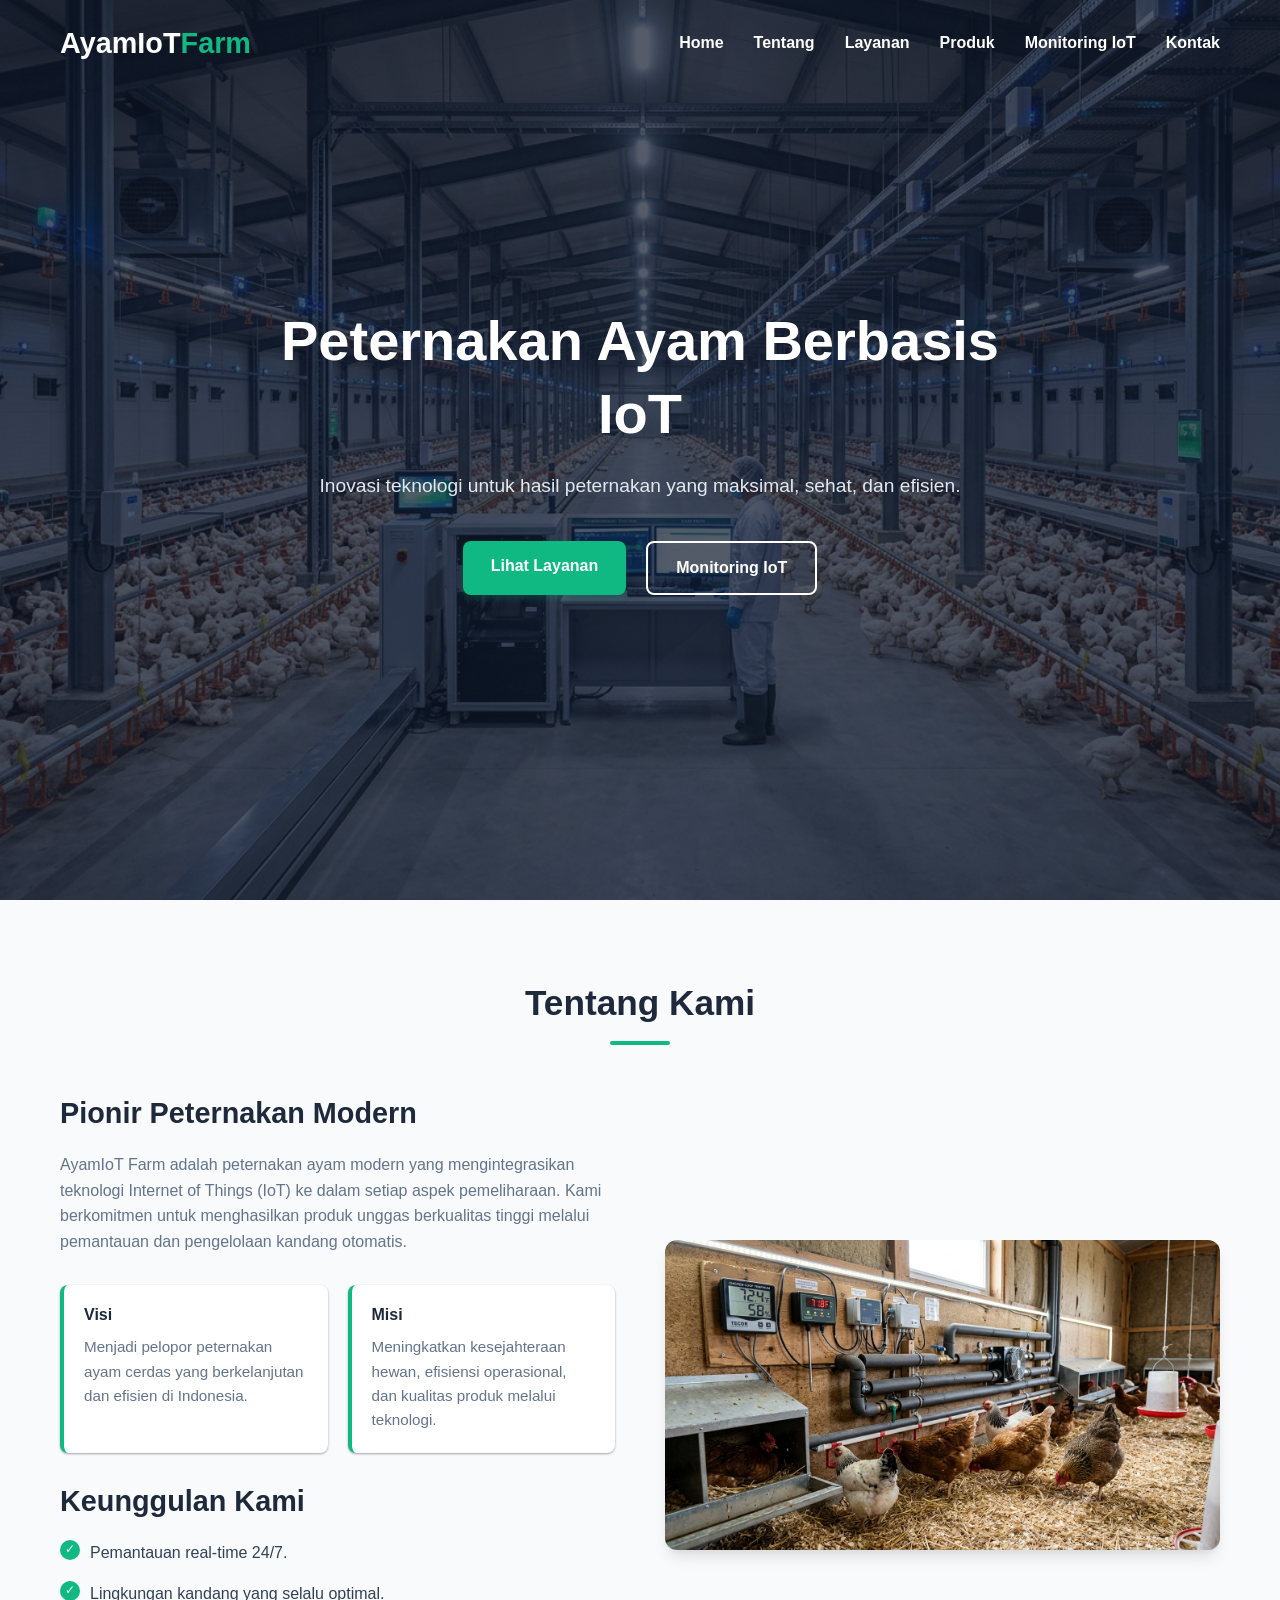
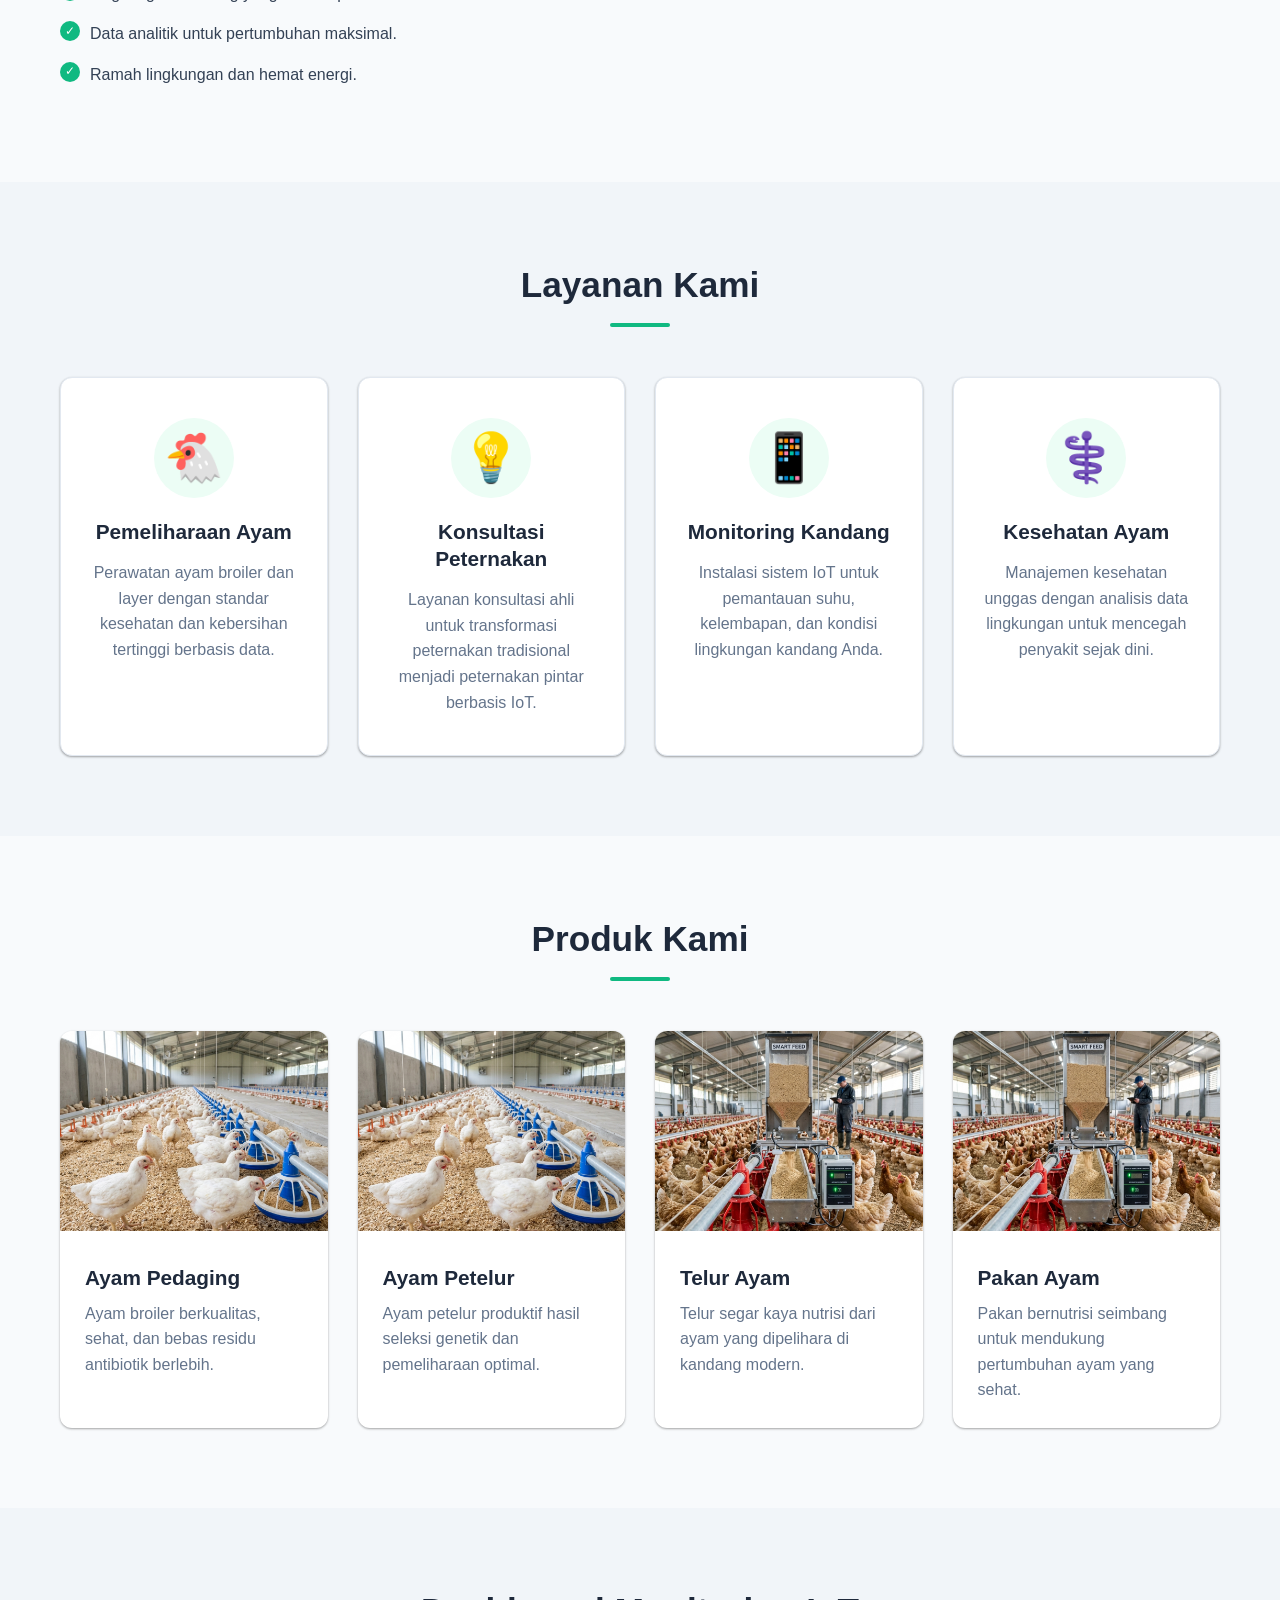
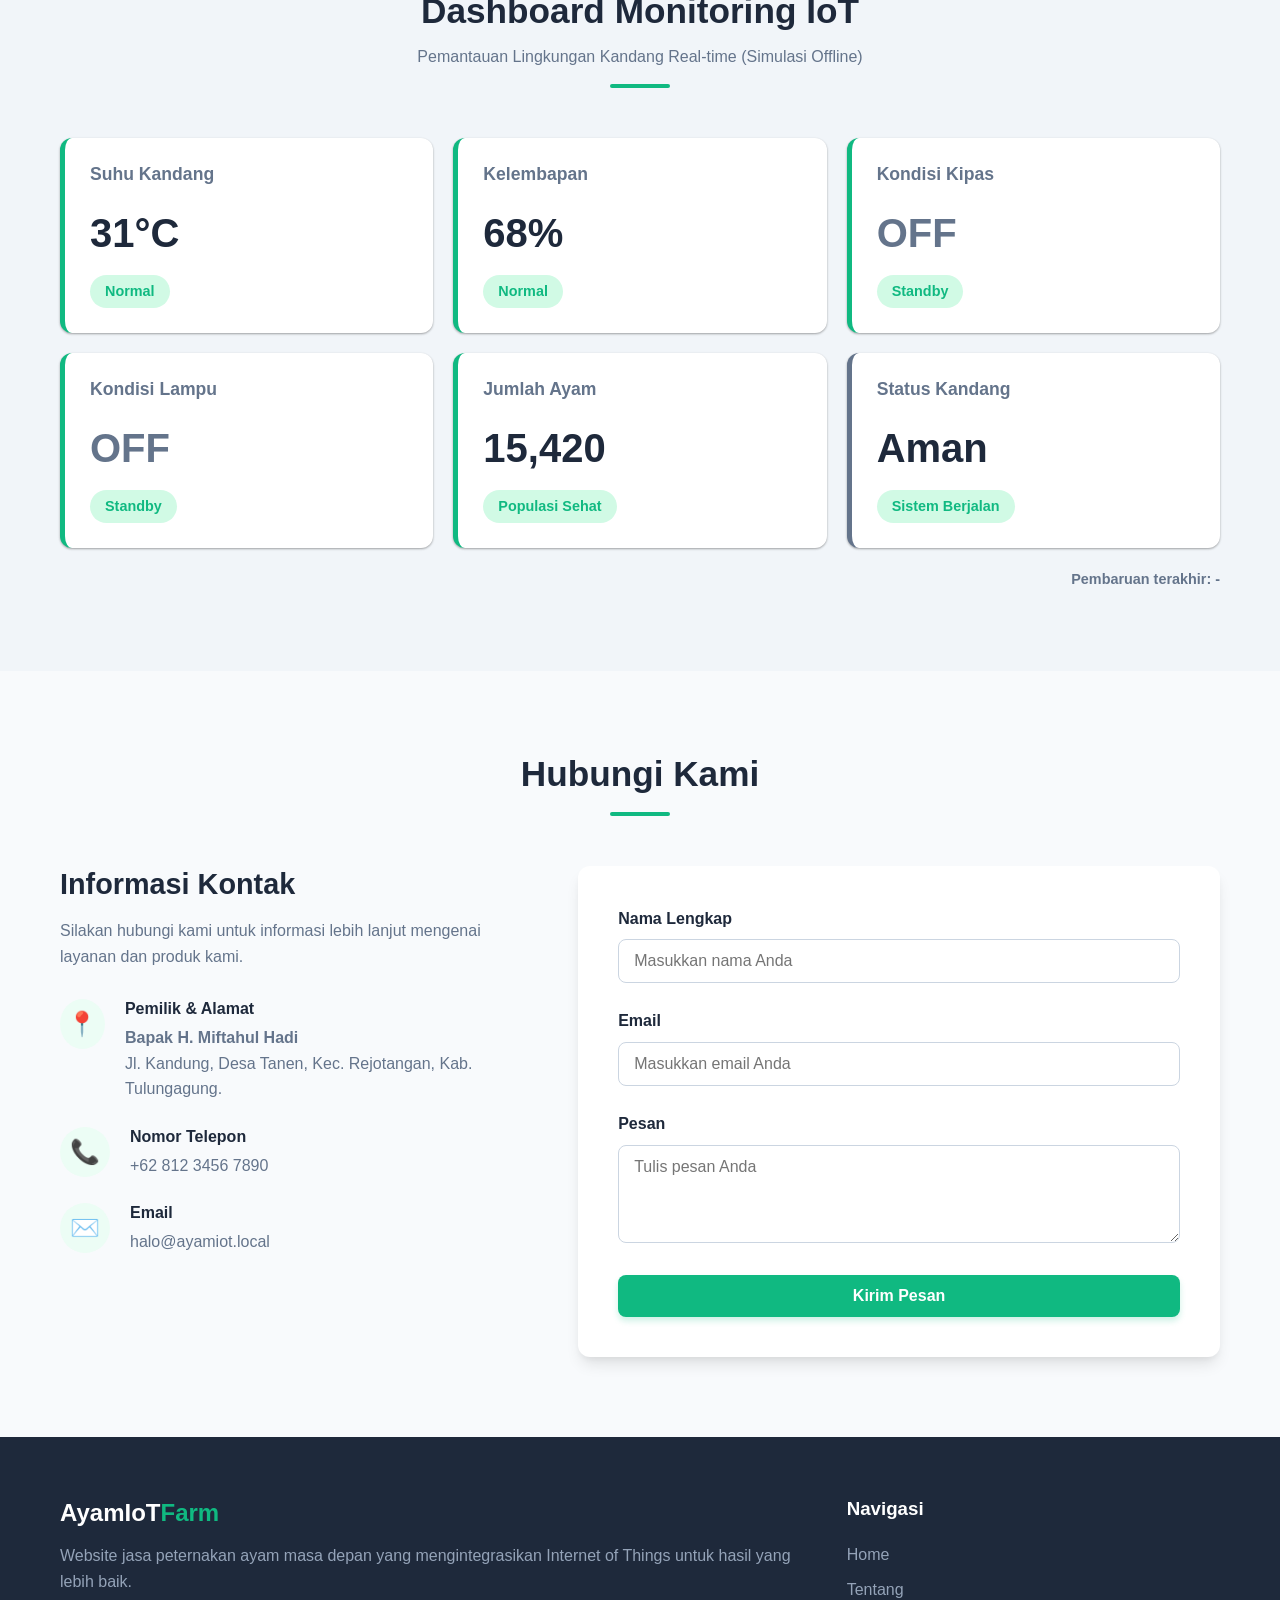
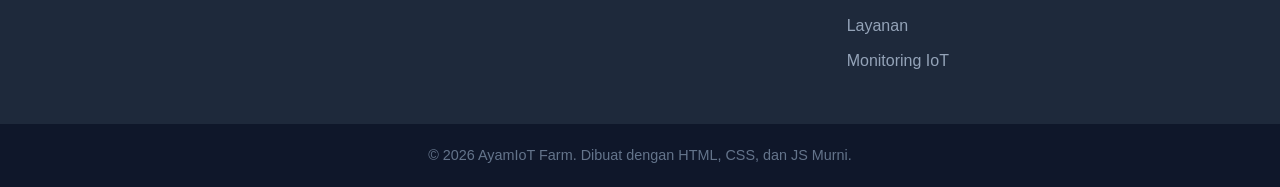
<file: website-IoT/website/index.html>
<!DOCTYPE html>
<html lang="id">
<head>
    <meta charset="UTF-8">
    <meta name="viewport" content="width=device-width, initial-scale=1.0">
    <title>AyamIoT Farm - Peternakan Masa Depan</title>
    <link rel="stylesheet" href="css/style.css">
</head>
<body>
    <!-- Navbar -->
    <nav id="navbar" class="navbar">
        <div class="nav-container">
            <a href="#home" class="logo">AyamIoT<span>Farm</span></a>
            <ul class="nav-links">
                <li><a href="#home">Home</a></li>
                <li><a href="#tentang">Tentang</a></li>
                <li><a href="#layanan">Layanan</a></li>
                <li><a href="#produk">Produk</a></li>
                <li><a href="#monitoring">Monitoring IoT</a></li>
                <li><a href="#kontak">Kontak</a></li>
            </ul>
            <div class="menu-toggle" id="mobile-menu">
                <span class="bar"></span>
                <span class="bar"></span>
                <span class="bar"></span>
            </div>
        </div>
    </nav>

    <!-- Hero Section -->
    <header id="home" class="hero">
        <div class="hero-overlay"></div>
        <div class="hero-content animate-on-scroll">
            <h1>Peternakan Ayam Berbasis IoT</h1>
            <p>Inovasi teknologi untuk hasil peternakan yang maksimal, sehat, dan efisien.</p>
            <div class="hero-btns">
                <a href="#layanan" class="btn btn-primary">Lihat Layanan</a>
                <a href="#monitoring" class="btn btn-outline">Monitoring IoT</a>
            </div>
        </div>
    </header>

    <!-- Tentang Kami -->
    <section id="tentang" class="section">
        <div class="container">
            <div class="section-title animate-on-scroll">
                <h2>Tentang Kami</h2>
                <div class="underline"></div>
            </div>
            <div class="tentang-content animate-on-scroll">
                <div class="tentang-text">
                    <h3>Pionir Peternakan Modern</h3>
                    <p>AyamIoT Farm adalah peternakan ayam modern yang mengintegrasikan teknologi Internet of Things (IoT) ke dalam setiap aspek pemeliharaan. Kami berkomitmen untuk menghasilkan produk unggas berkualitas tinggi melalui pemantauan dan pengelolaan kandang otomatis.</p>
                    
                    <div class="visi-misi">
                        <div class="vm-card">
                            <h4>Visi</h4>
                            <p>Menjadi pelopor peternakan ayam cerdas yang berkelanjutan dan efisien di Indonesia.</p>
                        </div>
                        <div class="vm-card">
                            <h4>Misi</h4>
                            <p>Meningkatkan kesejahteraan hewan, efisiensi operasional, dan kualitas produk melalui teknologi.</p>
                        </div>
                    </div>
                    
                    <h3>Keunggulan Kami</h3>
                    <ul class="keunggulan-list">
                        <li>Pemantauan real-time 24/7.</li>
                        <li>Lingkungan kandang yang selalu optimal.</li>
                        <li>Data analitik untuk pertumbuhan maksimal.</li>
                        <li>Ramah lingkungan dan hemat energi.</li>
                    </ul>
                </div>
                <div class="tentang-image">
                    <img src="images/kandang.jpg" alt="Fasilitas Kandang AyamIoT">
                </div>
            </div>
        </div>
    </section>

    <!-- Layanan -->
    <section id="layanan" class="section bg-light">
        <div class="container">
            <div class="section-title animate-on-scroll">
                <h2>Layanan Kami</h2>
                <div class="underline"></div>
            </div>
            <div class="grid-cards animate-on-scroll">
                <div class="card">
                    <div class="card-icon">🐔</div>
                    <h3>Pemeliharaan Ayam</h3>
                    <p>Perawatan ayam broiler dan layer dengan standar kesehatan dan kebersihan tertinggi berbasis data.</p>
                </div>
                <div class="card">
                    <div class="card-icon">💡</div>
                    <h3>Konsultasi Peternakan</h3>
                    <p>Layanan konsultasi ahli untuk transformasi peternakan tradisional menjadi peternakan pintar berbasis IoT.</p>
                </div>
                <div class="card">
                    <div class="card-icon">📱</div>
                    <h3>Monitoring Kandang</h3>
                    <p>Instalasi sistem IoT untuk pemantauan suhu, kelembapan, dan kondisi lingkungan kandang Anda.</p>
                </div>
                <div class="card">
                    <div class="card-icon">⚕️</div>
                    <h3>Kesehatan Ayam</h3>
                    <p>Manajemen kesehatan unggas dengan analisis data lingkungan untuk mencegah penyakit sejak dini.</p>
                </div>
            </div>
        </div>
    </section>

    <!-- Produk -->
    <section id="produk" class="section">
        <div class="container">
            <div class="section-title animate-on-scroll">
                <h2>Produk Kami</h2>
                <div class="underline"></div>
            </div>
            <div class="grid-cards animate-on-scroll">
                <div class="product-card">
                    <img src="images/ayam.jpg" alt="Ayam Pedaging">
                    <div class="product-info">
                        <h3>Ayam Pedaging</h3>
                        <p>Ayam broiler berkualitas, sehat, dan bebas residu antibiotik berlebih.</p>
                    </div>
                </div>
                <div class="product-card">
                    <img src="images/ayam.jpg" alt="Ayam Petelur">
                    <div class="product-info">
                        <h3>Ayam Petelur</h3>
                        <p>Ayam petelur produktif hasil seleksi genetik dan pemeliharaan optimal.</p>
                    </div>
                </div>
                <div class="product-card">
                    <img src="images/produk.jpg" alt="Telur Ayam">
                    <div class="product-info">
                        <h3>Telur Ayam</h3>
                        <p>Telur segar kaya nutrisi dari ayam yang dipelihara di kandang modern.</p>
                    </div>
                </div>
                <div class="product-card">
                    <img src="images/produk.jpg" alt="Pakan Ayam">
                    <div class="product-info">
                        <h3>Pakan Ayam</h3>
                        <p>Pakan bernutrisi seimbang untuk mendukung pertumbuhan ayam yang sehat.</p>
                    </div>
                </div>
            </div>
        </div>
    </section>

    <!-- Monitoring IoT -->
    <section id="monitoring" class="section bg-light">
        <div class="container">
            <div class="section-title animate-on-scroll">
                <h2>Dashboard Monitoring IoT</h2>
                <p class="subtitle">Pemantauan Lingkungan Kandang Real-time (Simulasi Offline)</p>
                <div class="underline"></div>
            </div>
            
            <div class="dashboard animate-on-scroll">
                <div class="dash-card" id="card-suhu">
                    <h4>Suhu Kandang</h4>
                    <div class="dash-value"><span id="val-suhu">0</span>°C</div>
                    <div class="dash-status" id="stat-suhu">Loading...</div>
                </div>
                
                <div class="dash-card" id="card-kelembapan">
                    <h4>Kelembapan</h4>
                    <div class="dash-value"><span id="val-kel">0</span>%</div>
                    <div class="dash-status" id="stat-kel">Loading...</div>
                </div>
                
                <div class="dash-card" id="card-kipas">
                    <h4>Kondisi Kipas</h4>
                    <div class="dash-value"><span id="val-kipas">OFF</span></div>
                    <div class="dash-status" id="stat-kipas">Standby</div>
                </div>
                
                <div class="dash-card" id="card-lampu">
                    <h4>Kondisi Lampu</h4>
                    <div class="dash-value"><span id="val-lampu">OFF</span></div>
                    <div class="dash-status" id="stat-lampu">Standby</div>
                </div>
                
                <div class="dash-card highlight">
                    <h4>Jumlah Ayam</h4>
                    <div class="dash-value">15,420</div>
                    <div class="dash-status stat-ok">Populasi Sehat</div>
                </div>
                
                <div class="dash-card" id="card-status">
                    <h4>Status Kandang</h4>
                    <div class="dash-value" id="val-status">Aman</div>
                    <div class="dash-status stat-ok">Sistem Berjalan</div>
                </div>
            </div>
            <div class="update-info">Pembaruan terakhir: <span id="last-update">-</span></div>
        </div>
    </section>

    <!-- Kontak -->
    <section id="kontak" class="section">
        <div class="container">
            <div class="section-title animate-on-scroll">
                <h2>Hubungi Kami</h2>
                <div class="underline"></div>
            </div>
            
            <div class="kontak-wrapper animate-on-scroll">
                <div class="kontak-info">
                    <h3>Informasi Kontak</h3>
                    <p>Silakan hubungi kami untuk informasi lebih lanjut mengenai layanan dan produk kami.</p>
                    
                    <div class="info-item">
                        <span class="info-icon">📍</span>
                        <div>
                            <h4>Pemilik & Alamat</h4>
                            <p><strong>Bapak H. Miftahul Hadi</strong><br>Jl. Kandung, Desa Tanen, Kec. Rejotangan, Kab. Tulungagung.</p>
                        </div>
                    </div>
                    <div class="info-item">
                        <span class="info-icon">📞</span>
                        <div>
                            <h4>Nomor Telepon</h4>
                            <p>+62 812 3456 7890</p>
                        </div>
                    </div>
                    <div class="info-item">
                        <span class="info-icon">✉️</span>
                        <div>
                            <h4>Email</h4>
                            <p>halo@ayamiot.local</p>
                        </div>
                    </div>
                </div>
                
                <div class="kontak-form">
                    <form id="formKontak">
                        <div class="form-group">
                            <label for="nama">Nama Lengkap</label>
                            <input type="text" id="nama" placeholder="Masukkan nama Anda">
                            <small class="error-msg"></small>
                        </div>
                        <div class="form-group">
                            <label for="email">Email</label>
                            <input type="email" id="email" placeholder="Masukkan email Anda">
                            <small class="error-msg"></small>
                        </div>
                        <div class="form-group">
                            <label for="pesan">Pesan</label>
                            <textarea id="pesan" rows="4" placeholder="Tulis pesan Anda"></textarea>
                            <small class="error-msg"></small>
                        </div>
                        <button type="submit" class="btn btn-primary btn-block">Kirim Pesan</button>
                    </form>
                    <div id="form-success" class="success-msg">Pesan Anda berhasil dikirim (Simulasi offline).</div>
                </div>
            </div>
        </div>
    </section>

    <!-- Footer -->
    <footer>
        <div class="footer-container">
            <div class="footer-brand">
                <h2>AyamIoT<span>Farm</span></h2>
                <p>Website jasa peternakan ayam masa depan yang mengintegrasikan Internet of Things untuk hasil yang lebih baik.</p>
            </div>
            <div class="footer-links">
                <h3>Navigasi</h3>
                <ul>
                    <li><a href="#home">Home</a></li>
                    <li><a href="#tentang">Tentang</a></li>
                    <li><a href="#layanan">Layanan</a></li>
                    <li><a href="#monitoring">Monitoring IoT</a></li>
                </ul>
            </div>
        </div>
        <div class="footer-bottom">
            <p>&copy; 2026 AyamIoT Farm. Dibuat dengan HTML, CSS, dan JS Murni.</p>
        </div>
    </footer>

    <!-- Back to top button -->
    <a href="#home" id="btn-back-to-top" class="back-to-top">↑</a>

    <script src="js/script.js"></script>
</body>
</html>
</file>
<file: website-IoT/style.css>
/* Reset & Base Styles */
* {
    margin: 0;
    padding: 0;
    box-sizing: border-box;
    font-family: 'Segoe UI', Roboto, Helvetica, Arial, sans-serif;
}

html {
    scroll-behavior: smooth;
}

:root {
    --primary: #10b981;
    --primary-dark: #059669;
    --secondary: #3b82f6;
    --dark: #0f172a;
    --light: #f8fafc;
    --surface: #ffffff;
    --text: #334155;
    --text-light: #64748b;
    --shadow-sm: 0 4px 6px -1px rgba(0, 0, 0, 0.05), 0 2px 4px -1px rgba(0, 0, 0, 0.03);
    --shadow-md: 0 10px 15px -3px rgba(0, 0, 0, 0.08), 0 4px 6px -2px rgba(0, 0, 0, 0.04);
    --shadow-lg: 0 20px 25px -5px rgba(0, 0, 0, 0.1), 0 10px 10px -5px rgba(0, 0, 0, 0.04);
    --shadow-glow: 0 0 20px rgba(16, 185, 129, 0.4);
}

body {
    background-color: var(--light);
    color: var(--text);
    line-height: 1.7;
    overflow-x: hidden;
}

/* Background Decorations (Volume) */
body::before {
    content: '';
    position: fixed;
    top: -20%;
    left: -10%;
    width: 50vw;
    height: 50vw;
    border-radius: 50%;
    background: radial-gradient(circle, rgba(16, 185, 129, 0.1) 0%, rgba(255,255,255,0) 70%);
    z-index: -1;
}

body::after {
    content: '';
    position: fixed;
    bottom: -20%;
    right: -10%;
    width: 60vw;
    height: 60vw;
    border-radius: 50%;
    background: radial-gradient(circle, rgba(59, 130, 246, 0.08) 0%, rgba(255,255,255,0) 70%);
    z-index: -1;
}

/* Typography */
h1, h2, h3, h4 {
    color: var(--dark);
    font-weight: 800;
    line-height: 1.2;
}

h2 {
    text-align: center;
    font-size: 2.5rem;
    margin-bottom: 3rem;
    position: relative;
    display: inline-block;
    left: 50%;
    transform: translateX(-50%);
}

h2::after {
    content: '';
    position: absolute;
    bottom: -10px;
    left: 25%;
    width: 50%;
    height: 4px;
    background: linear-gradient(90deg, var(--primary), var(--secondary));
    border-radius: 2px;
}

.subtitle {
    text-align: center;
    margin-bottom: 2rem;
    color: var(--text-light);
    font-size: 1.1rem;
}

.section {
    padding: 6rem 2rem;
    max-width: 1200px;
    margin: 0 auto;
}

.bg-glass {
    background: rgba(255, 255, 255, 0.7);
    backdrop-filter: blur(20px);
    -webkit-backdrop-filter: blur(20px);
    border-top: 1px solid rgba(255, 255, 255, 0.8);
    border-bottom: 1px solid rgba(255, 255, 255, 0.3);
}

/* Buttons (Volume & Depth) */
.btn {
    display: inline-block;
    padding: 1rem 2rem;
    border-radius: 50px;
    font-weight: 700;
    cursor: pointer;
    transition: all 0.3s cubic-bezier(0.4, 0, 0.2, 1);
    border: none;
    text-transform: uppercase;
    letter-spacing: 1px;
    font-size: 0.9rem;
    box-shadow: var(--shadow-sm);
}

.btn-primary {
    background: linear-gradient(135deg, var(--primary), var(--secondary));
    color: white;
    box-shadow: var(--shadow-md), var(--shadow-glow);
}

.btn-primary:hover {
    transform: translateY(-3px);
    box-shadow: var(--shadow-lg), var(--shadow-glow);
}

.btn-primary:active {
    transform: translateY(1px);
}

.btn-secondary {
    background: rgba(255,255,255,0.1);
    backdrop-filter: blur(10px);
    border: 2px solid rgba(255,255,255,0.5);
    color: white;
}

.btn-secondary:hover {
    background: rgba(255,255,255,0.2);
    transform: translateY(-3px);
    border-color: white;
}

/* Navbar */
.navbar {
    display: flex;
    justify-content: space-between;
    align-items: center;
    padding: 1rem 4rem;
    background: rgba(255, 255, 255, 0.85);
    backdrop-filter: blur(15px);
    box-shadow: 0 4px 30px rgba(0, 0, 0, 0.05);
    position: sticky;
    top: 0;
    z-index: 1000;
    border-bottom: 1px solid rgba(255,255,255,0.5);
}

.logo {
    font-size: 1.8rem;
    font-weight: 900;
    background: linear-gradient(135deg, var(--primary), var(--secondary));
    -webkit-background-clip: text;
    -webkit-text-fill-color: transparent;
    letter-spacing: -1px;
}

.nav-links {
    list-style: none;
    display: flex;
    gap: 2.5rem;
}

.nav-links a {
    color: var(--text);
    font-weight: 600;
    font-size: 1rem;
    position: relative;
    transition: color 0.3s ease;
}

.nav-links a::after {
    content: '';
    position: absolute;
    width: 0%;
    height: 3px;
    bottom: -5px;
    left: 0;
    background: var(--primary);
    transition: width 0.3s ease;
    border-radius: 2px;
}

.nav-links a:hover {
    color: var(--primary);
}

.nav-links a:hover::after {
    width: 100%;
}

.burger {
    display: none;
    cursor: pointer;
    z-index: 1001;
}

.burger div {
    width: 30px;
    height: 3px;
    background-color: var(--dark);
    margin: 6px;
    border-radius: 3px;
    transition: all 0.4s ease;
}

/* Hero Section (Cinematic Depth) */
.hero {
    position: relative;
    height: 90vh;
    display: flex;
    align-items: center;
    justify-content: center;
    text-align: center;
    color: white;
    padding: 0 2rem;
    overflow: hidden;
}

.hero::before {
    content: '';
    position: absolute;
    top: 0; left: 0; width: 100%; height: 100%;
    background: url('images/hero.jpg') center/cover;
    filter: brightness(0.7) contrast(1.1);
    z-index: -2;
    transform: scale(1.05); /* Slight zoom for depth */
}

.hero::after {
    content: '';
    position: absolute;
    top: 0; left: 0; width: 100%; height: 100%;
    background: linear-gradient(to bottom, rgba(15, 23, 42, 0.4), rgba(15, 23, 42, 0.8));
    z-index: -1;
}

.hero-content {
    max-width: 800px;
    animation: fadeInUp 1s ease-out;
}

.hero h1 {
    color: white;
    font-size: 4.5rem;
    font-weight: 900;
    text-shadow: 0 10px 20px rgba(0,0,0,0.5);
    margin-bottom: 1.5rem;
    letter-spacing: -1.5px;
}

.hero p {
    font-size: 1.5rem;
    margin-bottom: 3rem;
    color: rgba(255,255,255,0.9);
    text-shadow: 0 4px 10px rgba(0,0,0,0.3);
}

.hero-buttons {
    display: flex;
    gap: 1.5rem;
    justify-content: center;
}

/* Tentang Kami */
.tentang-container {
    display: flex;
    gap: 4rem;
    align-items: center;
}

.tentang-text {
    flex: 1.2;
    font-size: 1.2rem;
    color: var(--text-light);
}

.tentang-text p {
    margin-bottom: 1.5rem;
}

.tentang-image {
    flex: 1;
    position: relative;
}

.tentang-image img {
    width: 100%;
    border-radius: 20px;
    box-shadow: var(--shadow-lg);
    position: relative;
    z-index: 2;
    transition: transform 0.5s ease;
}

.tentang-image::after {
    content: '';
    position: absolute;
    top: 20px;
    right: -20px;
    width: 100%;
    height: 100%;
    border: 3px solid var(--primary);
    border-radius: 20px;
    z-index: 1;
    transition: transform 0.5s ease;
}

.tentang-container:hover .tentang-image img {
    transform: translate(-10px, -10px);
}
.tentang-container:hover .tentang-image::after {
    transform: translate(10px, 10px);
}

/* Layanan Cards (Glass & Volume) */
.cards-container {
    display: grid;
    grid-template-columns: repeat(auto-fit, minmax(300px, 1fr));
    gap: 2.5rem;
    padding-top: 2rem;
}

.card {
    background: var(--surface);
    padding: 3rem 2rem;
    border-radius: 20px;
    box-shadow: var(--shadow-md);
    transition: all 0.4s cubic-bezier(0.175, 0.885, 0.32, 1.275);
    position: relative;
    overflow: hidden;
    z-index: 1;
    border: 1px solid rgba(255,255,255,0.8);
}

.card::before {
    content: '';
    position: absolute;
    top: 0; left: 0; width: 100%; height: 5px;
    background: linear-gradient(90deg, var(--primary), var(--secondary));
    z-index: 2;
}

.card:hover {
    transform: translateY(-15px);
    box-shadow: var(--shadow-lg), 0 20px 40px rgba(16, 185, 129, 0.15);
}

.card h3 {
    font-size: 1.5rem;
    margin-bottom: 1rem;
    color: var(--dark);
}

.card p {
    color: var(--text-light);
}

/* Monitoring Dashboard (Sleek UI) */
.dashboard {
    display: grid;
    grid-template-columns: repeat(auto-fit, minmax(220px, 1fr));
    gap: 2rem;
    margin-top: 2rem;
}

.sensor-box {
    background: linear-gradient(145deg, #ffffff, #f0f4f8);
    padding: 2.5rem 1.5rem;
    border-radius: 24px;
    text-align: center;
    box-shadow: 10px 10px 20px rgba(0,0,0,0.05), -10px -10px 20px rgba(255,255,255,0.8);
    transition: all 0.4s ease;
    position: relative;
    overflow: hidden;
    border: 1px solid rgba(255,255,255,0.5);
}

.sensor-box::after {
    content: '';
    position: absolute;
    width: 150px; height: 150px;
    background: radial-gradient(circle, rgba(16,185,129,0.1) 0%, rgba(255,255,255,0) 70%);
    top: -50px; right: -50px;
    border-radius: 50%;
}

.sensor-box.warning::after {
    background: radial-gradient(circle, rgba(239,68,68,0.1) 0%, rgba(255,255,255,0) 70%);
}

.sensor-box:hover {
    transform: scale(1.05);
}

.sensor-title {
    font-size: 1.1rem;
    color: var(--text-light);
    font-weight: 600;
    text-transform: uppercase;
    letter-spacing: 1px;
    margin-bottom: 1rem;
}

.sensor-value {
    font-size: 3rem;
    font-weight: 900;
    background: linear-gradient(135deg, var(--dark), var(--primary));
    -webkit-background-clip: text;
    -webkit-text-fill-color: transparent;
    margin-bottom: 0.5rem;
}

.sensor-status {
    font-size: 1rem;
    font-weight: 700;
    color: var(--primary);
    padding: 0.2rem 1rem;
    background: rgba(16, 185, 129, 0.1);
    border-radius: 20px;
    display: inline-block;
}

.warning .sensor-status {
    color: #ef4444;
    background: rgba(239, 68, 68, 0.1);
}

/* Keunggulan */
.keunggulan-container {
    display: flex;
    gap: 4rem;
    flex-wrap: wrap;
}

.keunggulan-list, .proses-kerja {
    flex: 1;
    min-width: 300px;
    background: var(--surface);
    padding: 3rem;
    border-radius: 24px;
    box-shadow: var(--shadow-md);
}

.keunggulan-list h3, .proses-kerja h3 {
    font-size: 1.8rem;
    margin-bottom: 2rem;
    color: var(--dark);
}

.keunggulan-list ul {
    list-style: none;
}

.keunggulan-list li {
    margin-bottom: 1.2rem;
    font-size: 1.1rem;
    position: relative;
    padding-left: 2rem;
    color: var(--text);
}

.keunggulan-list li::before {
    content: '✓';
    position: absolute;
    left: 0;
    color: var(--primary);
    font-weight: bold;
    font-size: 1.2rem;
}

.alur {
    margin-top: 1rem;
    display: flex;
    flex-direction: column;
    gap: 1rem;
}

.alur span {
    background: linear-gradient(135deg, var(--primary), var(--secondary));
    color: white;
    padding: 1rem;
    border-radius: 12px;
    text-align: center;
    font-weight: bold;
    box-shadow: var(--shadow-sm);
    position: relative;
}

.alur span:not(:last-child)::after {
    content: '↓';
    position: absolute;
    bottom: -22px;
    left: 50%;
    transform: translateX(-50%);
    color: var(--primary);
    font-size: 1.5rem;
    z-index: 10;
}

/* Galeri (Grid Layout Volume) */
.gallery-grid {
    display: grid;
    grid-template-columns: repeat(auto-fit, minmax(280px, 1fr));
    gap: 1.5rem;
}

.gallery-grid img {
    width: 100%;
    height: 250px;
    object-fit: cover;
    border-radius: 16px;
    box-shadow: var(--shadow-md);
    transition: all 0.5s ease;
    cursor: pointer;
}

.gallery-grid img:hover {
    transform: scale(1.05) rotate(1deg);
    box-shadow: var(--shadow-lg);
    z-index: 10;
    position: relative;
}

/* Kontak */
.kontak-container {
    display: flex;
    gap: 4rem;
    flex-wrap: wrap;
}

.info-kontak {
    flex: 1;
    min-width: 300px;
    background: linear-gradient(135deg, var(--dark), #1e293b);
    color: white;
    padding: 3rem;
    border-radius: 24px;
    box-shadow: var(--shadow-lg);
}

.info-kontak h3 {
    color: white;
    font-size: 2rem;
    margin-bottom: 2rem;
}

.info-kontak p {
    margin-bottom: 1.5rem;
    font-size: 1.1rem;
    display: flex;
    align-items: center;
    gap: 1rem;
}

.form-kontak {
    flex: 1.5;
    display: flex;
    flex-direction: column;
    gap: 1.5rem;
    min-width: 300px;
    background: var(--surface);
    padding: 3rem;
    border-radius: 24px;
    box-shadow: var(--shadow-md);
}

.form-kontak input, .form-kontak textarea {
    padding: 1.2rem;
    border: 2px solid #e2e8f0;
    border-radius: 12px;
    font-size: 1rem;
    background: #f8fafc;
    transition: all 0.3s ease;
}

.form-kontak input:focus, .form-kontak textarea:focus {
    outline: none;
    border-color: var(--primary);
    background: white;
    box-shadow: 0 0 0 4px rgba(16, 185, 129, 0.1);
}

.notif {
    margin-top: 2rem;
    padding: 1.5rem;
    background-color: #d1fae5;
    color: #065f46;
    border-radius: 12px;
    text-align: center;
    font-weight: bold;
    transition: opacity 0.5s ease, transform 0.5s ease;
    transform: translateY(0);
}

.hidden {
    opacity: 0;
    pointer-events: none;
    display: none;
    transform: translateY(-20px);
}

/* Footer */
footer {
    background-color: var(--dark);
    color: white;
    padding: 5rem 2rem 2rem;
    text-align: center;
    position: relative;
    overflow: hidden;
}

footer::before {
    content: '';
    position: absolute;
    top: 0; left: 0; width: 100%; height: 5px;
    background: linear-gradient(90deg, var(--primary), var(--secondary));
}

.footer-content {
    max-width: 600px;
    margin: 0 auto 3rem;
}

.footer-content h3 {
    color: white;
    font-size: 2rem;
}

.footer-links {
    list-style: none;
    display: flex;
    justify-content: center;
    gap: 2rem;
    margin-top: 2rem;
}

.footer-links a {
    color: #94a3b8;
    transition: color 0.3s ease;
}
.footer-links a:hover {
    color: white;
}

.copyright {
    border-top: 1px solid rgba(255,255,255,0.1);
    padding-top: 2rem;
    color: #64748b;
}

/* Animations */
@keyframes fadeInUp {
    from {
        opacity: 0;
        transform: translateY(30px);
    }
    to {
        opacity: 1;
        transform: translateY(0);
    }
}

/* Responsive */
@media (max-width: 992px) {
    .tentang-container {
        flex-direction: column;
    }
    .hero h1 {
        font-size: 3.5rem;
    }
}

@media (max-width: 768px) {
    .navbar {
        padding: 1rem 2rem;
    }
    .nav-links {
        position: absolute;
        right: 0px;
        height: calc(100vh - 70px);
        top: 70px;
        background: rgba(255,255,255,0.95);
        backdrop-filter: blur(10px);
        display: flex;
        flex-direction: column;
        align-items: center;
        justify-content: center;
        width: 100%;
        transform: translateX(100%);
        transition: transform 0.4s cubic-bezier(0.68, -0.55, 0.265, 1.55);
    }
    .nav-links.nav-active {
        transform: translateX(0%);
    }
    .nav-links li {
        margin: 1.5rem 0;
    }
    .burger {
        display: block;
    }
    .hero h1 {
        font-size: 2.5rem;
    }
    .hero p {
        font-size: 1.1rem;
    }
    .alur {
        flex-direction: row;
        flex-wrap: wrap;
        justify-content: center;
    }
    .alur span:not(:last-child)::after {
        content: '→';
        bottom: auto;
        top: 50%;
        right: -25px;
        left: auto;
        transform: translateY(-50%);
    }
}

/* Toggle Animation for Burger */
.toggle .line1 {
    transform: rotate(-45deg) translate(-6px, 6px);
}
.toggle .line2 {
    opacity: 0;
}
.toggle .line3 {
    transform: rotate(45deg) translate(-6px, -6px);
}
</file>
<file: website-IoT/website-rumah-makan/css/style.css>
/* ==========================================================================
   RUMAH MAKAN SELERA NUSANTARA - DESIGN SYSTEM & STYLESHEET
   100% Offline, Fast Loading, Modern Responsive Culinary Experience
   ========================================================================== */

/* --- CSS Variables & Design Tokens --- */
:root {
  /* Brand Palette */
  --primary: #C84B31;          /* Warm Terracotta / Cabai Merah */
  --primary-hover: #AF3B22;    /* Darker Terracotta */
  --primary-light: #FDE8E4;    /* Terracotta Soft Tint */
  --secondary: #D97706;        /* Golden Turmeric / Kunyit Mas */
  --secondary-light: #FEF3C7;  /* Soft Warm Gold */
  --accent: #16A34A;           /* Fresh Kemangi Green */
  --accent-light: #DCFCE7;

  /* Neutral Shades */
  --bg-main: #FAF7F2;          /* Warm Rice Cream Canvas */
  --bg-surface: #FFFFFF;       /* Pure White Card */
  --bg-surface-alt: #F4EFE6;   /* Subtle Warm Grey-Beige */
  --text-dark: #1C1917;        /* Deep Charcoal Espresso */
  --text-medium: #57534E;      /* Balanced Body Text */
  --text-muted: #8E8A83;       /* Muted Labels & Timers */
  --border-color: #E7E0D6;     /* Gentle Dividing Lines */
  --border-focus: #C84B31;

  /* Shadows */
  --shadow-sm: 0 2px 6px rgba(44, 30, 20, 0.05);
  --shadow-md: 0 6px 18px rgba(44, 30, 20, 0.08);
  --shadow-lg: 0 16px 36px rgba(44, 30, 20, 0.12);
  --shadow-xl: 0 24px 52px rgba(44, 30, 20, 0.16);

  /* Typography Stacks (Native Offline Safe) */
  --font-heading: "Georgia", "Palatino", "Playfair Display", "Times New Roman", serif;
  --font-sans: -apple-system, BlinkMacSystemFont, "Segoe UI", Roboto, "Helvetica Neue", Arial, sans-serif;

  /* Radius */
  --radius-sm: 8px;
  --radius-md: 14px;
  --radius-lg: 20px;
  --radius-full: 9999px;

  /* Transitions */
  --transition-fast: 0.2s cubic-bezier(0.4, 0, 0.2, 1);
  --transition-normal: 0.3s cubic-bezier(0.4, 0, 0.2, 1);
}

/* --- Base & Reset --- */
*, *::before, *::after {
  box-sizing: border-box;
  margin: 0;
  padding: 0;
}

html {
  scroll-behavior: smooth;
  font-size: 16px;
  -webkit-text-size-adjust: 100%;
}

body {
  font-family: var(--font-sans);
  background-color: var(--bg-main);
  color: var(--text-dark);
  line-height: 1.6;
  overflow-x: hidden;
  min-height: 100vh;
}

img {
  max-width: 100%;
  height: auto;
  display: block;
}

a {
  color: inherit;
  text-decoration: none;
}

button, input, select, textarea {
  font: inherit;
  border: none;
  outline: none;
}

button {
  cursor: pointer;
  background: none;
}

/* --- Layout Container --- */
.container {
  width: 100%;
  max-width: 1240px;
  margin: 0 auto;
  padding: 0 24px;
}

/* --- Offline Badge Indicator --- */
.offline-pill {
  display: inline-flex;
  align-items: center;
  gap: 6px;
  background: rgba(22, 163, 74, 0.12);
  color: #15803d;
  font-size: 0.78rem;
  font-weight: 700;
  padding: 4px 12px;
  border-radius: var(--radius-full);
  border: 1px solid rgba(22, 163, 74, 0.25);
  letter-spacing: 0.5px;
}
.offline-dot {
  width: 8px;
  height: 8px;
  background-color: #16a34a;
  border-radius: 50%;
  box-shadow: 0 0 8px #16a34a;
  animation: pulse-dot 2s infinite;
}
@keyframes pulse-dot {
  0%, 100% { transform: scale(1); opacity: 1; }
  50% { transform: scale(1.3); opacity: 0.7; }
}

/* --- Header & Navigation --- */
.site-header {
  position: sticky;
  top: 0;
  z-index: 100;
  background: rgba(250, 247, 242, 0.94);
  backdrop-filter: blur(12px);
  -webkit-backdrop-filter: blur(12px);
  border-bottom: 1px solid var(--border-color);
  box-shadow: var(--shadow-sm);
  transition: var(--transition-normal);
}

.nav-wrapper {
  display: flex;
  align-items: center;
  justify-content: space-between;
  height: 76px;
}

.brand-link {
  display: flex;
  align-items: center;
  gap: 12px;
}

.brand-logo-img {
  height: 48px;
  width: auto;
  object-fit: contain;
}

.main-nav {
  display: flex;
  align-items: center;
  gap: 28px;
}

.nav-link {
  font-weight: 600;
  font-size: 0.96rem;
  color: var(--text-medium);
  padding: 6px 4px;
  position: relative;
  transition: var(--transition-fast);
}

.nav-link:hover, .nav-link.active {
  color: var(--primary);
}

.nav-link::after {
  content: "";
  position: absolute;
  bottom: 0;
  left: 0;
  width: 0;
  height: 2px;
  background-color: var(--primary);
  transition: var(--transition-fast);
  border-radius: 2px;
}

.nav-link:hover::after, .nav-link.active::after {
  width: 100%;
}

.header-actions {
  display: flex;
  align-items: center;
  gap: 16px;
}

.cart-toggle-btn {
  display: inline-flex;
  align-items: center;
  gap: 10px;
  background: linear-gradient(135deg, var(--primary) 0%, #DF4829 100%);
  color: #FFFFFF;
  padding: 10px 18px;
  border-radius: var(--radius-full);
  font-weight: 700;
  font-size: 0.92rem;
  box-shadow: 0 4px 14px rgba(200, 75, 49, 0.35);
  transition: var(--transition-fast);
  position: relative;
}

.cart-toggle-btn:hover {
  transform: translateY(-2px);
  box-shadow: 0 6px 18px rgba(200, 75, 49, 0.45);
}

.cart-count-badge {
  background: #FFFFFF;
  color: var(--primary);
  border-radius: var(--radius-full);
  padding: 2px 8px;
  font-size: 0.8rem;
  font-weight: 800;
}

.mobile-menu-btn {
  display: none;
  background: none;
  border: none;
  padding: 8px;
  color: var(--text-dark);
}

/* --- Hero Section --- */
.hero-section {
  position: relative;
  padding: 40px 0 60px;
  overflow: hidden;
}

.hero-grid {
  display: grid;
  grid-template-columns: 1.15fr 0.85fr;
  align-items: center;
  gap: 48px;
}

.hero-content {
  display: flex;
  flex-direction: column;
  gap: 20px;
}

.hero-eyebrow {
  display: flex;
  align-items: center;
  gap: 12px;
  flex-wrap: wrap;
}

.hero-tag {
  background: var(--secondary-light);
  color: #92400E;
  font-size: 0.82rem;
  font-weight: 700;
  padding: 5px 14px;
  border-radius: var(--radius-full);
  border: 1px solid rgba(217, 119, 6, 0.3);
}

.hero-title {
  font-family: var(--font-heading);
  font-size: clamp(2.4rem, 4vw, 3.4rem);
  line-height: 1.15;
  color: var(--text-dark);
  font-weight: 800;
}

.hero-title span {
  color: var(--primary);
  background: linear-gradient(135deg, #C84B31 0%, #E65100 100%);
  -webkit-background-clip: text;
  -webkit-text-fill-color: transparent;
}

.hero-description {
  font-size: 1.1rem;
  color: var(--text-medium);
  line-height: 1.65;
  max-width: 540px;
}

.hero-cta-group {
  display: flex;
  align-items: center;
  gap: 16px;
  flex-wrap: wrap;
  padding-top: 8px;
}

.btn-primary {
  display: inline-flex;
  align-items: center;
  justify-content: center;
  gap: 10px;
  background: linear-gradient(135deg, var(--primary) 0%, #D44222 100%);
  color: #FFFFFF;
  padding: 14px 28px;
  border-radius: var(--radius-md);
  font-weight: 700;
  font-size: 1rem;
  box-shadow: 0 8px 20px rgba(200, 75, 49, 0.3);
  transition: var(--transition-fast);
}

.btn-primary:hover {
  transform: translateY(-2px);
  box-shadow: 0 10px 24px rgba(200, 75, 49, 0.4);
  background: linear-gradient(135deg, var(--primary-hover) 0%, #C03B1E 100%);
}

.btn-outline {
  display: inline-flex;
  align-items: center;
  justify-content: center;
  gap: 8px;
  background: #FFFFFF;
  color: var(--text-dark);
  padding: 14px 26px;
  border-radius: var(--radius-md);
  font-weight: 700;
  font-size: 1rem;
  border: 1px solid var(--border-color);
  box-shadow: var(--shadow-sm);
  transition: var(--transition-fast);
}

.btn-outline:hover {
  background: var(--bg-surface-alt);
  color: var(--primary);
  border-color: var(--primary-light);
}

.hero-highlights {
  display: grid;
  grid-template-columns: repeat(3, 1fr);
  gap: 16px;
  padding-top: 20px;
  border-top: 1px solid var(--border-color);
}

.highlight-item {
  display: flex;
  align-items: center;
  gap: 10px;
}

.highlight-icon {
  width: 40px;
  height: 40px;
  border-radius: 10px;
  background: var(--primary-light);
  display: flex;
  align-items: center;
  justify-content: center;
  color: var(--primary);
  font-size: 1.2rem;
  flex-shrink: 0;
}

.highlight-info h4 {
  font-size: 0.92rem;
  font-weight: 700;
  color: var(--text-dark);
}

.highlight-info p {
  font-size: 0.78rem;
  color: var(--text-muted);
}

.hero-banner-card {
  position: relative;
  border-radius: var(--radius-lg);
  overflow: hidden;
  box-shadow: var(--shadow-xl);
  border: 4px solid #FFFFFF;
}

.hero-banner-img {
  width: 100%;
  height: 460px;
  object-fit: cover;
  transition: transform 0.6s ease;
}

.hero-banner-card:hover .hero-banner-img {
  transform: scale(1.03);
}

.hero-floating-badge {
  position: absolute;
  bottom: 24px;
  left: 24px;
  right: 24px;
  background: rgba(255, 255, 255, 0.92);
  backdrop-filter: blur(10px);
  -webkit-backdrop-filter: blur(10px);
  padding: 16px 20px;
  border-radius: var(--radius-md);
  box-shadow: var(--shadow-md);
  display: flex;
  align-items: center;
  justify-content: space-between;
}

.badge-chef {
  display: flex;
  align-items: center;
  gap: 12px;
}

.chef-avatar {
  width: 44px;
  height: 44px;
  border-radius: 50%;
  background: var(--secondary-light);
  display: flex;
  align-items: center;
  justify-content: center;
  font-size: 1.4rem;
}

.badge-chef h5 {
  font-size: 0.95rem;
  font-weight: 700;
  color: var(--text-dark);
}

.badge-chef p {
  font-size: 0.8rem;
  color: var(--text-medium);
}

.badge-rating {
  text-align: right;
}

.stars {
  color: #F59E0B;
  font-size: 0.9rem;
  letter-spacing: 2px;
}

.rating-text {
  font-size: 0.8rem;
  font-weight: 700;
  color: var(--text-medium);
}

/* --- Features Section --- */
.section-features {
  padding: 40px 0 60px;
}

.features-grid {
  display: grid;
  grid-template-columns: repeat(4, 1fr);
  gap: 20px;
}

.feature-box {
  background: var(--bg-surface);
  border: 1px solid var(--border-color);
  border-radius: var(--radius-md);
  padding: 24px 20px;
  text-align: center;
  box-shadow: var(--shadow-sm);
  transition: var(--transition-fast);
}

.feature-box:hover {
  transform: translateY(-4px);
  box-shadow: var(--shadow-md);
  border-color: var(--primary-light);
}

.feature-icon-box {
  width: 56px;
  height: 56px;
  border-radius: 16px;
  background: var(--primary-light);
  color: var(--primary);
  display: inline-flex;
  align-items: center;
  justify-content: center;
  font-size: 1.6rem;
  margin-bottom: 14px;
}

.feature-box h3 {
  font-size: 1.05rem;
  font-weight: 700;
  margin-bottom: 6px;
}

.feature-box p {
  font-size: 0.86rem;
  color: var(--text-medium);
  line-height: 1.5;
}

/* --- Section Heading --- */
.section-header {
  text-align: center;
  max-width: 680px;
  margin: 0 auto 36px;
}

.section-subtitle {
  display: inline-block;
  color: var(--primary);
  font-size: 0.88rem;
  font-weight: 700;
  text-transform: uppercase;
  letter-spacing: 1.2px;
  margin-bottom: 8px;
}

.section-title {
  font-family: var(--font-heading);
  font-size: clamp(2rem, 3.2vw, 2.6rem);
  font-weight: 800;
  color: var(--text-dark);
  margin-bottom: 12px;
}

.section-desc {
  font-size: 1rem;
  color: var(--text-medium);
}

/* --- Menu Section --- */
.section-menu {
  padding: 60px 0 80px;
  background: linear-gradient(180deg, var(--bg-main) 0%, #F5EFEB 100%);
}

/* Search & Filter Toolbar */
.menu-toolbar {
  background: var(--bg-surface);
  border: 1px solid var(--border-color);
  border-radius: var(--radius-lg);
  padding: 20px 24px;
  box-shadow: var(--shadow-sm);
  margin-bottom: 36px;
  display: flex;
  flex-direction: column;
  gap: 20px;
}

.toolbar-top {
  display: flex;
  align-items: center;
  justify-content: space-between;
  gap: 16px;
  flex-wrap: wrap;
}

.search-box {
  position: relative;
  flex: 1;
  min-width: 280px;
  max-width: 500px;
}

.search-icon {
  position: absolute;
  left: 16px;
  top: 50%;
  transform: translateY(-50%);
  color: var(--text-muted);
  pointer-events: none;
  width: 18px;
  height: 18px;
}

.search-input {
  width: 100%;
  padding: 12px 42px 12px 46px;
  background: var(--bg-main);
  border: 1.5px solid var(--border-color);
  border-radius: var(--radius-full);
  font-size: 0.95rem;
  color: var(--text-dark);
  transition: var(--transition-fast);
}

.search-input:focus {
  border-color: var(--primary);
  background: #FFFFFF;
  box-shadow: 0 0 0 3px rgba(200, 75, 49, 0.15);
}

.clear-search-btn {
  position: absolute;
  right: 14px;
  top: 50%;
  transform: translateY(-50%);
  background: #E5E7EB;
  color: #4B5563;
  width: 22px;
  height: 22px;
  border-radius: 50%;
  display: none;
  align-items: center;
  justify-content: center;
  font-size: 0.8rem;
  cursor: pointer;
}

.clear-search-btn.show {
  display: flex;
}

.menu-count-info {
  font-size: 0.9rem;
  font-weight: 600;
  color: var(--text-medium);
}

.menu-count-info span {
  color: var(--primary);
  font-weight: 700;
}

/* Category Filter Tabs */
.category-filter-nav {
  display: flex;
  align-items: center;
  gap: 10px;
  overflow-x: auto;
  padding-bottom: 6px;
  scrollbar-width: thin;
}

.category-tab {
  display: inline-flex;
  align-items: center;
  gap: 8px;
  padding: 10px 20px;
  background: var(--bg-main);
  color: var(--text-medium);
  border: 1px solid var(--border-color);
  border-radius: var(--radius-full);
  font-size: 0.92rem;
  font-weight: 700;
  white-space: nowrap;
  transition: var(--transition-fast);
}

.category-tab:hover {
  background: var(--bg-surface-alt);
  color: var(--primary);
  border-color: var(--primary-light);
}

.category-tab.active {
  background: var(--primary);
  color: #FFFFFF;
  border-color: var(--primary);
  box-shadow: 0 4px 12px rgba(200, 75, 49, 0.3);
}

/* Menu Grid */
.menu-grid {
  display: grid;
  grid-template-columns: repeat(auto-fill, minmax(320px, 1fr));
  gap: 28px;
}

/* Menu Card */
.menu-card {
  background: var(--bg-surface);
  border-radius: var(--radius-md);
  border: 1px solid var(--border-color);
  overflow: hidden;
  box-shadow: var(--shadow-sm);
  display: flex;
  flex-direction: column;
  transition: var(--transition-fast);
  position: relative;
}

.menu-card:hover {
  transform: translateY(-6px);
  box-shadow: var(--shadow-lg);
  border-color: #D6CCC2;
}

.card-image-wrap {
  position: relative;
  width: 100%;
  height: 220px;
  overflow: hidden;
  background: #E5E7EB;
  cursor: pointer;
}

.card-img {
  width: 100%;
  height: 100%;
  object-fit: cover;
  transition: transform 0.5s ease;
}

.menu-card:hover .card-img {
  transform: scale(1.08);
}

.card-badge {
  position: absolute;
  top: 14px;
  left: 14px;
  background: rgba(200, 75, 49, 0.92);
  color: #FFFFFF;
  font-size: 0.75rem;
  font-weight: 800;
  padding: 4px 12px;
  border-radius: var(--radius-full);
  box-shadow: var(--shadow-sm);
  letter-spacing: 0.5px;
  text-transform: uppercase;
}

.card-prep-time {
  position: absolute;
  bottom: 12px;
  right: 12px;
  background: rgba(28, 25, 23, 0.75);
  backdrop-filter: blur(4px);
  color: #FFFFFF;
  font-size: 0.74rem;
  font-weight: 600;
  padding: 3px 10px;
  border-radius: var(--radius-full);
  display: flex;
  align-items: center;
  gap: 4px;
}

.card-body {
  padding: 20px;
  display: flex;
  flex-direction: column;
  flex: 1;
}

.card-meta {
  display: flex;
  align-items: center;
  justify-content: space-between;
  margin-bottom: 8px;
}

.card-category {
  font-size: 0.8rem;
  font-weight: 700;
  color: var(--secondary);
  text-transform: uppercase;
  letter-spacing: 0.5px;
}

.card-spicy-stars {
  display: flex;
  align-items: center;
  gap: 4px;
  font-size: 0.8rem;
  color: #EF4444;
}

.card-title {
  font-size: 1.15rem;
  font-weight: 800;
  color: var(--text-dark);
  margin-bottom: 8px;
  line-height: 1.35;
  cursor: pointer;
  transition: color var(--transition-fast);
}

.card-title:hover {
  color: var(--primary);
}

.card-desc {
  font-size: 0.88rem;
  color: var(--text-medium);
  line-height: 1.5;
  margin-bottom: 18px;
  display: -webkit-box;
  -webkit-line-clamp: 2;
  -webkit-box-orient: vertical;
  overflow: hidden;
  flex: 1;
}

.card-footer {
  display: flex;
  align-items: center;
  justify-content: space-between;
  padding-top: 14px;
  border-top: 1px solid var(--border-color);
}

.card-price {
  font-family: var(--font-heading);
  font-size: 1.3rem;
  font-weight: 800;
  color: var(--primary);
}

.add-cart-btn {
  display: inline-flex;
  align-items: center;
  gap: 6px;
  background: var(--primary-light);
  color: var(--primary);
  padding: 9px 18px;
  border-radius: var(--radius-full);
  font-size: 0.88rem;
  font-weight: 700;
  transition: var(--transition-fast);
}

.add-cart-btn:hover {
  background: var(--primary);
  color: #FFFFFF;
  transform: scale(1.04);
}

/* Empty State */
.menu-empty-state {
  grid-column: 1 / -1;
  text-align: center;
  padding: 60px 20px;
  background: var(--bg-surface);
  border-radius: var(--radius-md);
  border: 1px dashed var(--border-color);
}

.empty-icon {
  font-size: 3rem;
  margin-bottom: 14px;
}

.empty-title {
  font-size: 1.25rem;
  font-weight: 700;
  color: var(--text-dark);
  margin-bottom: 8px;
}

.empty-desc {
  font-size: 0.95rem;
  color: var(--text-muted);
}

/* --- About & Atmosphere Section --- */
.section-about {
  padding: 80px 0;
  background: var(--bg-surface);
  border-top: 1px solid var(--border-color);
  border-bottom: 1px solid var(--border-color);
}

.about-grid {
  display: grid;
  grid-template-columns: 1fr 1.1fr;
  gap: 56px;
  align-items: center;
}

.about-visual {
  position: relative;
}

.about-img-frame {
  border-radius: var(--radius-lg);
  overflow: hidden;
  box-shadow: var(--shadow-lg);
  border: 4px solid #FFFFFF;
}

.about-img {
  width: 100%;
  height: 400px;
  object-fit: cover;
}

.about-badge-established {
  position: absolute;
  top: -16px;
  left: -16px;
  background: var(--secondary);
  color: #FFFFFF;
  padding: 12px 20px;
  border-radius: var(--radius-md);
  font-weight: 800;
  font-size: 0.88rem;
  box-shadow: var(--shadow-md);
}

.about-content {
  display: flex;
  flex-direction: column;
  gap: 20px;
}

.about-text {
  font-size: 1.05rem;
  color: var(--text-medium);
  line-height: 1.7;
}

.about-stats {
  display: grid;
  grid-template-columns: repeat(3, 1fr);
  gap: 20px;
  padding: 24px 0;
  border-top: 1px solid var(--border-color);
  border-bottom: 1px solid var(--border-color);
}

.stat-item h3 {
  font-family: var(--font-heading);
  font-size: 2rem;
  font-weight: 800;
  color: var(--primary);
}

.stat-item p {
  font-size: 0.85rem;
  color: var(--text-muted);
  font-weight: 600;
}

/* --- Operational Info & Contact --- */
.section-info {
  padding: 70px 0;
  background: var(--bg-main);
}

.info-cards-grid {
  display: grid;
  grid-template-columns: repeat(3, 1fr);
  gap: 24px;
}

.info-card {
  background: var(--bg-surface);
  border: 1px solid var(--border-color);
  border-radius: var(--radius-md);
  padding: 28px 24px;
  box-shadow: var(--shadow-sm);
  display: flex;
  flex-direction: column;
  gap: 14px;
}

.info-card-header {
  display: flex;
  align-items: center;
  gap: 14px;
}

.info-icon {
  width: 48px;
  height: 48px;
  border-radius: 12px;
  background: var(--secondary-light);
  color: var(--secondary);
  display: flex;
  align-items: center;
  justify-content: center;
  font-size: 1.4rem;
  flex-shrink: 0;
}

.info-card-header h3 {
  font-size: 1.15rem;
  font-weight: 700;
}

.info-details {
  font-size: 0.94rem;
  color: var(--text-medium);
  line-height: 1.6;
}

.info-highlight {
  display: inline-block;
  margin-top: 6px;
  background: var(--primary-light);
  color: var(--primary);
  font-weight: 700;
  padding: 4px 12px;
  border-radius: var(--radius-sm);
  font-size: 0.82rem;
}

/* --- Order Cart Drawer --- */
.cart-drawer-backdrop {
  position: fixed;
  inset: 0;
  background: rgba(28, 25, 23, 0.6);
  backdrop-filter: blur(4px);
  -webkit-backdrop-filter: blur(4px);
  z-index: 200;
  opacity: 0;
  visibility: hidden;
  transition: var(--transition-normal);
}

.cart-drawer-backdrop.active {
  opacity: 1;
  visibility: visible;
}

.cart-drawer {
  position: fixed;
  top: 0;
  right: -480px;
  width: 100%;
  max-width: 460px;
  height: 100%;
  background: var(--bg-surface);
  z-index: 210;
  box-shadow: var(--shadow-xl);
  display: flex;
  flex-direction: column;
  transition: right 0.35s cubic-bezier(0.16, 1, 0.3, 1);
}

.cart-drawer.active {
  right: 0;
}

.cart-drawer-header {
  padding: 20px 24px;
  border-bottom: 1px solid var(--border-color);
  display: flex;
  align-items: center;
  justify-content: space-between;
  background: var(--bg-surface-alt);
}

.drawer-title-group {
  display: flex;
  align-items: center;
  gap: 10px;
}

.drawer-title-group h3 {
  font-size: 1.2rem;
  font-weight: 800;
  color: var(--text-dark);
}

.drawer-close-btn {
  background: #E5E7EB;
  border-radius: 50%;
  width: 32px;
  height: 32px;
  display: flex;
  align-items: center;
  justify-content: center;
  font-size: 1.1rem;
  color: #374151;
  transition: var(--transition-fast);
}

.drawer-close-btn:hover {
  background: var(--primary);
  color: #FFFFFF;
}

/* Order Settings (Table / Takeaway) */
.order-setup-box {
  padding: 16px 24px;
  background: #FFFFFF;
  border-bottom: 1px solid var(--border-color);
  display: flex;
  align-items: center;
  justify-content: space-between;
  gap: 12px;
}

.table-selector-label {
  font-size: 0.85rem;
  font-weight: 700;
  color: var(--text-medium);
}

.table-select {
  padding: 8px 14px;
  border: 1.5px solid var(--border-color);
  border-radius: var(--radius-sm);
  font-size: 0.88rem;
  font-weight: 700;
  color: var(--text-dark);
  background: var(--bg-main);
  cursor: pointer;
  outline: none;
}

.table-select:focus {
  border-color: var(--primary);
}

/* Cart Items List */
.cart-items-container {
  flex: 1;
  overflow-y: auto;
  padding: 20px 24px;
  display: flex;
  flex-direction: column;
  gap: 16px;
}

.cart-item-card {
  display: flex;
  gap: 14px;
  padding: 12px;
  border-radius: var(--radius-md);
  border: 1px solid var(--border-color);
  background: var(--bg-main);
}

.cart-item-img {
  width: 68px;
  height: 68px;
  border-radius: var(--radius-sm);
  object-fit: cover;
  flex-shrink: 0;
}

.cart-item-details {
  flex: 1;
  display: flex;
  flex-direction: column;
  justify-content: space-between;
}

.cart-item-title {
  font-size: 0.94rem;
  font-weight: 700;
  color: var(--text-dark);
}

.cart-item-price {
  font-size: 0.88rem;
  font-weight: 800;
  color: var(--primary);
}

.cart-item-actions {
  display: flex;
  align-items: center;
  justify-content: space-between;
  margin-top: 6px;
}

.qty-control {
  display: inline-flex;
  align-items: center;
  gap: 8px;
  background: #FFFFFF;
  border: 1px solid var(--border-color);
  border-radius: var(--radius-full);
  padding: 2px 8px;
}

.qty-btn {
  width: 22px;
  height: 22px;
  border-radius: 50%;
  display: flex;
  align-items: center;
  justify-content: center;
  font-size: 0.9rem;
  font-weight: 800;
  color: var(--text-dark);
}

.qty-btn:hover {
  background: var(--bg-surface-alt);
  color: var(--primary);
}

.qty-display {
  font-size: 0.88rem;
  font-weight: 800;
  min-width: 18px;
  text-align: center;
}

.item-delete-btn {
  color: #EF4444;
  font-size: 0.8rem;
  font-weight: 600;
  display: inline-flex;
  align-items: center;
  gap: 4px;
}

.item-delete-btn:hover {
  text-decoration: underline;
}

/* Cart Notes Input */
.item-note-input {
  width: 100%;
  margin-top: 6px;
  padding: 4px 8px;
  font-size: 0.78rem;
  border: 1px dashed var(--border-color);
  border-radius: 6px;
  background: #FFFFFF;
  color: var(--text-dark);
}

.cart-empty-view {
  text-align: center;
  padding: 60px 20px;
  color: var(--text-muted);
}

.cart-empty-view span {
  font-size: 3.5rem;
  display: block;
  margin-bottom: 12px;
}

/* Cart Drawer Footer & Billing */
.cart-drawer-footer {
  padding: 20px 24px;
  border-top: 1px solid var(--border-color);
  background: var(--bg-surface);
  box-shadow: 0 -4px 16px rgba(0, 0, 0, 0.04);
}

.billing-row {
  display: flex;
  justify-content: space-between;
  font-size: 0.88rem;
  color: var(--text-medium);
  margin-bottom: 6px;
}

.billing-total {
  display: flex;
  justify-content: space-between;
  font-size: 1.15rem;
  font-weight: 800;
  color: var(--text-dark);
  padding-top: 10px;
  margin-top: 8px;
  border-top: 1px dashed var(--border-color);
}

.billing-total span:last-child {
  color: var(--primary);
}

.cart-checkout-actions {
  display: grid;
  grid-template-columns: 1fr;
  gap: 10px;
  margin-top: 18px;
}

.btn-receipt {
  display: flex;
  align-items: center;
  justify-content: center;
  gap: 8px;
  background: var(--secondary);
  color: #FFFFFF;
  padding: 13px;
  border-radius: var(--radius-md);
  font-weight: 700;
  font-size: 0.95rem;
  box-shadow: 0 4px 12px rgba(217, 119, 6, 0.3);
  transition: var(--transition-fast);
}

.btn-receipt:hover {
  background: #B45309;
}

.btn-clear-cart {
  font-size: 0.82rem;
  color: var(--text-muted);
  text-align: center;
  padding: 6px;
}

.btn-clear-cart:hover {
  color: #DC2626;
}

/* --- Detail Modal --- */
.modal-backdrop {
  position: fixed;
  inset: 0;
  background: rgba(28, 25, 23, 0.65);
  backdrop-filter: blur(4px);
  -webkit-backdrop-filter: blur(4px);
  z-index: 300;
  opacity: 0;
  visibility: hidden;
  transition: var(--transition-normal);
  display: flex;
  align-items: center;
  justify-content: center;
  padding: 20px;
}

.modal-backdrop.active {
  opacity: 1;
  visibility: visible;
}

.modal-card {
  background: var(--bg-surface);
  border-radius: var(--radius-lg);
  max-width: 580px;
  width: 100%;
  overflow: hidden;
  box-shadow: var(--shadow-xl);
  transform: translateY(20px) scale(0.96);
  transition: transform 0.3s cubic-bezier(0.16, 1, 0.3, 1);
  position: relative;
  max-height: 90vh;
  display: flex;
  flex-direction: column;
}

.modal-backdrop.active .modal-card {
  transform: translateY(0) scale(1);
}

.modal-close-btn {
  position: absolute;
  top: 16px;
  right: 16px;
  z-index: 10;
  background: rgba(255, 255, 255, 0.9);
  width: 36px;
  height: 36px;
  border-radius: 50%;
  display: flex;
  align-items: center;
  justify-content: center;
  font-size: 1.2rem;
  color: var(--text-dark);
  box-shadow: var(--shadow-sm);
  cursor: pointer;
  transition: var(--transition-fast);
}

.modal-close-btn:hover {
  background: var(--primary);
  color: #FFFFFF;
}

.modal-header-img {
  width: 100%;
  height: 260px;
  object-fit: cover;
}

.modal-body {
  padding: 24px 28px;
  overflow-y: auto;
  display: flex;
  flex-direction: column;
  gap: 16px;
}

.modal-title-row {
  display: flex;
  align-items: flex-start;
  justify-content: space-between;
  gap: 16px;
}

.modal-title {
  font-family: var(--font-heading);
  font-size: 1.5rem;
  font-weight: 800;
  color: var(--text-dark);
}

.modal-price {
  font-size: 1.4rem;
  font-weight: 800;
  color: var(--primary);
  white-space: nowrap;
}

.modal-chips {
  display: flex;
  align-items: center;
  gap: 8px;
  flex-wrap: wrap;
}

.modal-desc {
  font-size: 0.98rem;
  color: var(--text-medium);
  line-height: 1.6;
}

.modal-ingredients-box {
  background: var(--bg-main);
  padding: 16px;
  border-radius: var(--radius-sm);
  border: 1px solid var(--border-color);
}

.modal-ingredients-box h4 {
  font-size: 0.88rem;
  font-weight: 700;
  color: var(--text-dark);
  margin-bottom: 6px;
}

.modal-ingredients-box p {
  font-size: 0.84rem;
  color: var(--text-medium);
  line-height: 1.5;
}

.modal-footer {
  padding: 16px 28px;
  border-top: 1px solid var(--border-color);
  background: var(--bg-surface-alt);
  display: flex;
  align-items: center;
  justify-content: space-between;
  gap: 16px;
}

/* --- Receipt Thermal Modal --- */
.receipt-modal-backdrop {
  position: fixed;
  inset: 0;
  background: rgba(28, 25, 23, 0.75);
  backdrop-filter: blur(4px);
  -webkit-backdrop-filter: blur(4px);
  z-index: 350;
  opacity: 0;
  visibility: hidden;
  transition: var(--transition-normal);
  display: flex;
  align-items: center;
  justify-content: center;
  padding: 20px;
}

.receipt-modal-backdrop.active {
  opacity: 1;
  visibility: visible;
}

.receipt-paper {
  background: #FFFFFF;
  width: 100%;
  max-width: 380px;
  border-radius: var(--radius-sm);
  box-shadow: var(--shadow-xl);
  padding: 28px 24px;
  font-family: "Courier New", Courier, monospace;
  color: #111827;
  max-height: 90vh;
  overflow-y: auto;
  position: relative;
}

.receipt-header {
  text-align: center;
  margin-bottom: 16px;
  padding-bottom: 12px;
  border-bottom: 1px dashed #6B7280;
}

.receipt-logo-title {
  font-size: 1.25rem;
  font-weight: 800;
  letter-spacing: 1px;
}

.receipt-sub {
  font-size: 0.76rem;
  color: #4B5563;
  line-height: 1.4;
  margin-top: 4px;
}

.receipt-meta {
  font-size: 0.78rem;
  line-height: 1.5;
  margin-bottom: 12px;
  padding-bottom: 8px;
  border-bottom: 1px dashed #9CA3AF;
}

.receipt-item-row {
  display: flex;
  justify-content: space-between;
  font-size: 0.82rem;
  margin-bottom: 6px;
}

.receipt-item-name {
  font-weight: 700;
}

.receipt-divider {
  border-bottom: 1px dashed #6B7280;
  margin: 12px 0;
}

.receipt-summary-row {
  display: flex;
  justify-content: space-between;
  font-size: 0.85rem;
  margin-bottom: 4px;
}

.receipt-summary-total {
  font-size: 1.05rem;
  font-weight: 800;
  margin-top: 6px;
  padding-top: 6px;
  border-top: 1px solid #111827;
}

.receipt-footer-notes {
  text-align: center;
  margin-top: 18px;
  font-size: 0.75rem;
  color: #4B5563;
  line-height: 1.4;
}

.receipt-actions {
  display: grid;
  grid-template-columns: 1fr 1fr;
  gap: 10px;
  margin-top: 20px;
  font-family: var(--font-sans);
}

.btn-print-now {
  background: var(--primary);
  color: #FFFFFF;
  padding: 10px;
  border-radius: var(--radius-sm);
  font-weight: 700;
  font-size: 0.88rem;
  display: flex;
  align-items: center;
  justify-content: center;
  gap: 6px;
}

.btn-close-receipt {
  background: #E5E7EB;
  color: #374151;
  padding: 10px;
  border-radius: var(--radius-sm);
  font-weight: 700;
  font-size: 0.88rem;
}

/* --- Toast Notifications --- */
.toast-container {
  position: fixed;
  bottom: 24px;
  left: 50%;
  transform: translateX(-50%);
  z-index: 500;
  display: flex;
  flex-direction: column;
  gap: 10px;
  pointer-events: none;
}

.toast {
  background: rgba(28, 25, 23, 0.94);
  color: #FFFFFF;
  padding: 12px 22px;
  border-radius: var(--radius-full);
  font-size: 0.9rem;
  font-weight: 600;
  display: flex;
  align-items: center;
  gap: 10px;
  box-shadow: var(--shadow-lg);
  animation: toast-in 0.3s cubic-bezier(0.16, 1, 0.3, 1), toast-out 0.3s 2.4s forwards;
  pointer-events: auto;
}

@keyframes toast-in {
  from { opacity: 0; transform: translateY(20px); }
  to { opacity: 1; transform: translateY(0); }
}

@keyframes toast-out {
  from { opacity: 1; transform: translateY(0); }
  to { opacity: 0; transform: translateY(-10px); }
}

/* --- Footer --- */
.site-footer {
  background: #1C1917;
  color: #D6D3D1;
  padding: 60px 0 28px;
  border-top: 1px solid #292524;
}

.footer-grid {
  display: grid;
  grid-template-columns: 1.5fr 1fr 1.2fr;
  gap: 48px;
  margin-bottom: 40px;
}

.footer-brand h4 {
  font-size: 1.4rem;
  font-weight: 800;
  color: #FFFFFF;
  margin-bottom: 12px;
}

.footer-brand h4 span {
  color: var(--primary);
}

.footer-brand p {
  font-size: 0.92rem;
  line-height: 1.6;
  color: #A8A29E;
  margin-bottom: 16px;
}

.footer-nav h5, .footer-hours h5 {
  font-size: 1.05rem;
  font-weight: 700;
  color: #FFFFFF;
  margin-bottom: 16px;
}

.footer-nav ul {
  list-style: none;
  display: flex;
  flex-direction: column;
  gap: 10px;
}

.footer-nav a {
  font-size: 0.92rem;
  color: #A8A29E;
  transition: var(--transition-fast);
}

.footer-nav a:hover {
  color: #FFFFFF;
  padding-left: 4px;
}

.footer-hours p {
  font-size: 0.92rem;
  color: #A8A29E;
  line-height: 1.6;
  margin-bottom: 10px;
}

.footer-bottom {
  padding-top: 24px;
  border-top: 1px solid #292524;
  display: flex;
  align-items: center;
  justify-content: space-between;
  font-size: 0.82rem;
  color: #78716C;
  flex-wrap: wrap;
  gap: 12px;
}

/* --- Responsive Media Queries --- */
@media (max-width: 992px) {
  .hero-grid {
    grid-template-columns: 1fr;
    gap: 36px;
  }
  .hero-banner-card {
    max-width: 600px;
    margin: 0 auto;
  }
  .about-grid {
    grid-template-columns: 1fr;
    gap: 40px;
  }
  .features-grid {
    grid-template-columns: repeat(2, 1fr);
  }
  .info-cards-grid {
    grid-template-columns: 1fr;
  }
  .footer-grid {
    grid-template-columns: 1fr;
    gap: 32px;
  }
}

@media (max-width: 768px) {
  .nav-wrapper {
    height: 68px;
  }
  .main-nav {
    display: none;
  }
  .main-nav.mobile-active {
    display: flex;
    flex-direction: column;
    position: absolute;
    top: 68px;
    left: 0;
    right: 0;
    background: var(--bg-surface);
    padding: 20px 24px;
    border-bottom: 1px solid var(--border-color);
    box-shadow: var(--shadow-md);
  }
  .mobile-menu-btn {
    display: block;
  }
  .hero-highlights {
    grid-template-columns: 1fr;
    gap: 12px;
  }
  .features-grid {
    grid-template-columns: 1fr;
  }
  .cart-drawer {
    max-width: 100%;
  }
  .toolbar-top {
    flex-direction: column;
    align-items: stretch;
  }
  .search-box {
    max-width: 100%;
  }
}

/* --- Print Styling for Receipt (POS Thermal Friendly) --- */
@media print {
  body * {
    visibility: hidden;
  }
  .receipt-paper, .receipt-paper * {
    visibility: visible;
  }
  .receipt-paper {
    position: absolute;
    left: 0;
    top: 0;
    width: 100% !important;
    max-width: 80mm !important;
    padding: 10px !important;
    box-shadow: none !important;
    border: none !important;
  }
  .receipt-actions, .site-header, .site-footer, .cart-drawer {
    display: none !important;
  }
}
</file>
<file: website-IoT/website/css/style.css>
/* Variables */
:root {
    --primary: #10b981;
    --primary-dark: #059669;
    --secondary: #3b82f6;
    --dark: #1e293b;
    --light: #f8fafc;
    --surface: #ffffff;
    --text: #334155;
    --text-light: #64748b;
    --danger: #ef4444;
    --warning: #f59e0b;
    --success: #10b981;
    --shadow-sm: 0 1px 3px rgba(0,0,0,0.12), 0 1px 2px rgba(0,0,0,0.24);
    --shadow-md: 0 10px 15px -3px rgba(0, 0, 0, 0.1), 0 4px 6px -2px rgba(0, 0, 0, 0.05);
    --shadow-lg: 0 20px 25px -5px rgba(0, 0, 0, 0.1), 0 10px 10px -5px rgba(0, 0, 0, 0.04);
}

/* Reset */
* {
    margin: 0;
    padding: 0;
    box-sizing: border-box;
    font-family: 'Segoe UI', Tahoma, Geneva, Verdana, sans-serif;
}

html {
    scroll-behavior: smooth;
}

body {
    background-color: var(--light);
    color: var(--text);
    line-height: 1.6;
    overflow-x: hidden;
}

ul {
    list-style: none;
}

a {
    text-decoration: none;
    color: inherit;
}

.container {
    max-width: 1200px;
    margin: 0 auto;
    padding: 0 20px;
}

.section {
    padding: 80px 0;
}

.bg-light {
    background-color: #f1f5f9;
}

/* Typography */
h1, h2, h3, h4 {
    color: var(--dark);
    line-height: 1.3;
}

.section-title {
    text-align: center;
    margin-bottom: 50px;
}

.section-title h2 {
    font-size: 2.2rem;
    color: var(--dark);
}

.section-title .subtitle {
    color: var(--text-light);
    margin-top: 10px;
}

.underline {
    width: 60px;
    height: 4px;
    background-color: var(--primary);
    margin: 15px auto 0;
    border-radius: 2px;
}

/* Buttons */
.btn {
    display: inline-block;
    padding: 12px 28px;
    border-radius: 8px;
    font-weight: 600;
    cursor: pointer;
    transition: all 0.3s ease;
    text-align: center;
    border: none;
    font-size: 1rem;
}

.btn-primary {
    background-color: var(--primary);
    color: white;
    box-shadow: 0 4px 6px rgba(16, 185, 129, 0.2);
}

.btn-primary:hover {
    background-color: var(--primary-dark);
    transform: translateY(-2px);
    box-shadow: 0 6px 12px rgba(16, 185, 129, 0.3);
}

.btn-outline {
    background-color: transparent;
    color: white;
    border: 2px solid white;
}

.btn-outline:hover {
    background-color: white;
    color: var(--dark);
}

.btn-block {
    display: block;
    width: 100%;
}

/* Navbar */
.navbar {
    position: fixed;
    top: 0;
    left: 0;
    width: 100%;
    background-color: transparent;
    padding: 20px 0;
    z-index: 1000;
    transition: all 0.3s ease;
}

.navbar.scrolled {
    background-color: white;
    padding: 15px 0;
    box-shadow: var(--shadow-sm);
}

.navbar.scrolled .logo,
.navbar.scrolled .nav-links a {
    color: var(--dark);
}

.navbar.scrolled .nav-links a:hover {
    color: var(--primary);
}

.nav-container {
    max-width: 1200px;
    margin: 0 auto;
    padding: 0 20px;
    display: flex;
    justify-content: space-between;
    align-items: center;
}

.logo {
    font-size: 1.8rem;
    font-weight: 800;
    color: white;
}

.logo span {
    color: var(--primary);
}

.nav-links {
    display: flex;
    gap: 30px;
}

.nav-links a {
    color: white;
    font-weight: 600;
    position: relative;
    transition: color 0.3s ease;
}

.nav-links a::after {
    content: '';
    position: absolute;
    width: 0;
    height: 2px;
    bottom: -5px;
    left: 0;
    background-color: var(--primary);
    transition: width 0.3s ease;
}

.nav-links a:hover::after {
    width: 100%;
}

.menu-toggle {
    display: none;
    cursor: pointer;
}

.bar {
    display: block;
    width: 25px;
    height: 3px;
    margin: 5px auto;
    background-color: white;
    transition: all 0.3s ease;
}

.navbar.scrolled .bar {
    background-color: var(--dark);
}

/* Hero Section */
.hero {
    position: relative;
    height: 100vh;
    min-height: 600px;
    display: flex;
    align-items: center;
    background: url('../images/hero.jpg') center/cover no-repeat;
    background-color: var(--dark);
}

.hero-overlay {
    position: absolute;
    top: 0; left: 0; width: 100%; height: 100%;
    background-color: rgba(15, 23, 42, 0.7);
}

.hero-content {
    position: relative;
    z-index: 1;
    max-width: 800px;
    margin: 0 auto;
    padding: 0 20px;
    text-align: center;
}

.hero h1 {
    color: white;
    font-size: 3.5rem;
    font-weight: 800;
    margin-bottom: 20px;
}

.hero p {
    color: #e2e8f0;
    font-size: 1.2rem;
    margin-bottom: 40px;
}

.hero-btns {
    display: flex;
    gap: 20px;
    justify-content: center;
}

/* Tentang Kami */
.tentang-content {
    display: flex;
    gap: 50px;
    align-items: center;
}

.tentang-text {
    flex: 1;
}

.tentang-text h3 {
    font-size: 1.8rem;
    margin-bottom: 20px;
}

.tentang-text p {
    margin-bottom: 30px;
    color: var(--text-light);
}

.visi-misi {
    display: flex;
    gap: 20px;
    margin-bottom: 30px;
}

.vm-card {
    background-color: var(--surface);
    padding: 20px;
    border-radius: 8px;
    box-shadow: var(--shadow-sm);
    flex: 1;
    border-left: 4px solid var(--primary);
}

.vm-card h4 {
    margin-bottom: 10px;
}

.vm-card p {
    margin-bottom: 0;
    font-size: 0.95rem;
}

.keunggulan-list {
    margin-top: 15px;
}

.keunggulan-list li {
    position: relative;
    padding-left: 30px;
    margin-bottom: 15px;
    font-weight: 500;
}

.keunggulan-list li::before {
    content: '✓';
    position: absolute;
    left: 0;
    top: 0;
    color: white;
    background-color: var(--primary);
    width: 20px; height: 20px;
    border-radius: 50%;
    display: flex;
    align-items: center;
    justify-content: center;
    font-size: 12px;
}

.tentang-image {
    flex: 1;
}

.tentang-image img {
    width: 100%;
    border-radius: 12px;
    box-shadow: var(--shadow-md);
    transition: transform 0.3s ease;
}

.tentang-image img:hover {
    transform: scale(1.02);
}

/* Cards Grid */
.grid-cards {
    display: grid;
    grid-template-columns: repeat(auto-fit, minmax(250px, 1fr));
    gap: 30px;
}

/* Layanan Card */
.card {
    background-color: var(--surface);
    padding: 40px 30px;
    border-radius: 12px;
    text-align: center;
    box-shadow: var(--shadow-sm);
    transition: all 0.3s ease;
    border: 1px solid #e2e8f0;
}

.card:hover {
    transform: translateY(-10px);
    box-shadow: var(--shadow-md);
    border-color: var(--primary);
}

.card-icon {
    font-size: 3rem;
    margin-bottom: 20px;
    display: inline-block;
    width: 80px; height: 80px;
    line-height: 80px;
    background-color: #ecfdf5;
    border-radius: 50%;
}

.card h3 {
    margin-bottom: 15px;
    font-size: 1.3rem;
}

.card p {
    color: var(--text-light);
}

/* Product Card */
.product-card {
    background-color: var(--surface);
    border-radius: 12px;
    overflow: hidden;
    box-shadow: var(--shadow-sm);
    transition: all 0.3s ease;
}

.product-card:hover {
    transform: translateY(-10px);
    box-shadow: var(--shadow-md);
}

.product-card img {
    width: 100%;
    height: 200px;
    object-fit: cover;
}

.product-info {
    padding: 25px;
}

.product-info h3 {
    margin-bottom: 10px;
    font-size: 1.3rem;
}

.product-info p {
    color: var(--text-light);
}

/* Monitoring IoT Dashboard */
.dashboard {
    display: grid;
    grid-template-columns: repeat(auto-fit, minmax(300px, 1fr));
    gap: 20px;
}

.dash-card {
    background-color: var(--surface);
    padding: 25px;
    border-radius: 12px;
    box-shadow: var(--shadow-sm);
    border-left: 5px solid var(--text-light);
    transition: all 0.3s ease;
}

.dash-card.highlight {
    border-left-color: var(--primary);
}

.dash-card:hover {
    box-shadow: var(--shadow-md);
}

.dash-card h4 {
    color: var(--text-light);
    font-size: 1.1rem;
    margin-bottom: 15px;
    font-weight: 600;
}

.dash-value {
    font-size: 2.5rem;
    font-weight: 800;
    color: var(--dark);
    margin-bottom: 10px;
}

.dash-status {
    display: inline-block;
    padding: 5px 15px;
    border-radius: 20px;
    font-weight: 600;
    font-size: 0.9rem;
}

.stat-ok {
    background-color: #d1fae5;
    color: var(--success);
}
.stat-warning {
    background-color: #fef3c7;
    color: var(--warning);
}
.stat-danger {
    background-color: #fee2e2;
    color: var(--danger);
}

.update-info {
    text-align: right;
    margin-top: 20px;
    color: var(--text-light);
    font-size: 0.9rem;
    font-weight: 600;
}

/* Kontak */
.kontak-wrapper {
    display: flex;
    gap: 50px;
}

.kontak-info {
    flex: 1;
}

.kontak-info h3 {
    font-size: 1.8rem;
    margin-bottom: 15px;
}

.kontak-info > p {
    color: var(--text-light);
    margin-bottom: 30px;
}

.info-item {
    display: flex;
    gap: 20px;
    margin-bottom: 25px;
}

.info-icon {
    font-size: 1.5rem;
    background-color: #ecfdf5;
    width: 50px; height: 50px;
    display: flex;
    align-items: center;
    justify-content: center;
    border-radius: 50%;
}

.info-item h4 {
    margin-bottom: 5px;
}

.info-item p {
    color: var(--text-light);
}

.kontak-form {
    flex: 1.2;
    background-color: var(--surface);
    padding: 40px;
    border-radius: 12px;
    box-shadow: var(--shadow-md);
}

.form-group {
    margin-bottom: 25px;
}

.form-group label {
    display: block;
    margin-bottom: 8px;
    font-weight: 600;
    color: var(--dark);
}

.form-group input,
.form-group textarea {
    width: 100%;
    padding: 12px 15px;
    border: 1px solid #cbd5e1;
    border-radius: 8px;
    font-size: 1rem;
    transition: all 0.3s ease;
    font-family: inherit;
}

.form-group input:focus,
.form-group textarea:focus {
    outline: none;
    border-color: var(--primary);
    box-shadow: 0 0 0 3px rgba(16, 185, 129, 0.1);
}

.error-msg {
    color: var(--danger);
    font-size: 0.85rem;
    display: none;
    margin-top: 5px;
}

.form-group.error input,
.form-group.error textarea {
    border-color: var(--danger);
}
.form-group.error .error-msg {
    display: block;
}

.success-msg {
    margin-top: 20px;
    padding: 15px;
    background-color: #d1fae5;
    color: var(--success);
    border-radius: 8px;
    font-weight: 600;
    text-align: center;
    display: none;
}

/* Footer */
footer {
    background-color: var(--dark);
    color: white;
    padding-top: 60px;
}

.footer-container {
    max-width: 1200px;
    margin: 0 auto;
    padding: 0 20px;
    display: flex;
    justify-content: space-between;
    gap: 40px;
    flex-wrap: wrap;
    margin-bottom: 40px;
}

.footer-brand {
    flex: 2;
    min-width: 300px;
}

.footer-brand h2 {
    color: white;
    margin-bottom: 15px;
}
.footer-brand h2 span {
    color: var(--primary);
}
.footer-brand p {
    color: #94a3b8;
}

.footer-links {
    flex: 1;
    min-width: 200px;
}

.footer-links h3 {
    color: white;
    margin-bottom: 20px;
}

.footer-links ul li {
    margin-bottom: 10px;
}
.footer-links ul li a {
    color: #94a3b8;
    transition: color 0.3s ease;
}
.footer-links ul li a:hover {
    color: var(--primary);
}

.footer-bottom {
    text-align: center;
    padding: 20px;
    background-color: #0f172a;
    color: #64748b;
    font-size: 0.9rem;
}

/* Back to Top Button */
.back-to-top {
    position: fixed;
    bottom: 30px;
    right: 30px;
    width: 50px;
    height: 50px;
    background-color: var(--primary);
    color: white;
    border-radius: 50%;
    display: flex;
    align-items: center;
    justify-content: center;
    font-size: 1.5rem;
    font-weight: bold;
    text-decoration: none;
    box-shadow: var(--shadow-md);
    opacity: 0;
    visibility: hidden;
    transition: all 0.3s ease;
    z-index: 999;
}

.back-to-top.show {
    opacity: 1;
    visibility: visible;
}

.back-to-top:hover {
    background-color: var(--primary-dark);
    transform: translateY(-5px);
}

/* Animations */
.animate-on-scroll {
    opacity: 0;
    transform: translateY(30px);
    transition: opacity 0.8s ease, transform 0.8s ease;
}

.animate-on-scroll.show {
    opacity: 1;
    transform: translateY(0);
}

/* Responsive */
@media (max-width: 992px) {
    .tentang-content, .kontak-wrapper {
        flex-direction: column;
    }
    .hero h1 {
        font-size: 2.8rem;
    }
}

@media (max-width: 768px) {
    .nav-links {
        position: absolute;
        top: 100%;
        left: -100%;
        width: 100%;
        background-color: white;
        flex-direction: column;
        align-items: center;
        padding: 30px 0;
        gap: 20px;
        transition: left 0.3s ease;
        box-shadow: var(--shadow-md);
    }
    .nav-links.active {
        left: 0;
    }
    .nav-links a {
        color: var(--dark);
    }
    .navbar.scrolled .nav-links {
        top: 100%;
    }
    .menu-toggle {
        display: block;
    }
    .menu-toggle.active .bar:nth-child(2) {
        opacity: 0;
    }
    .menu-toggle.active .bar:nth-child(1) {
        transform: translateY(8px) rotate(45deg);
    }
    .menu-toggle.active .bar:nth-child(3) {
        transform: translateY(-8px) rotate(-45deg);
    }
    .navbar .menu-toggle.active .bar {
        background-color: var(--dark);
    }
    .hero-btns {
        flex-direction: column;
        padding: 0 40px;
    }
    .section {
        padding: 60px 0;
    }
}
</file>
